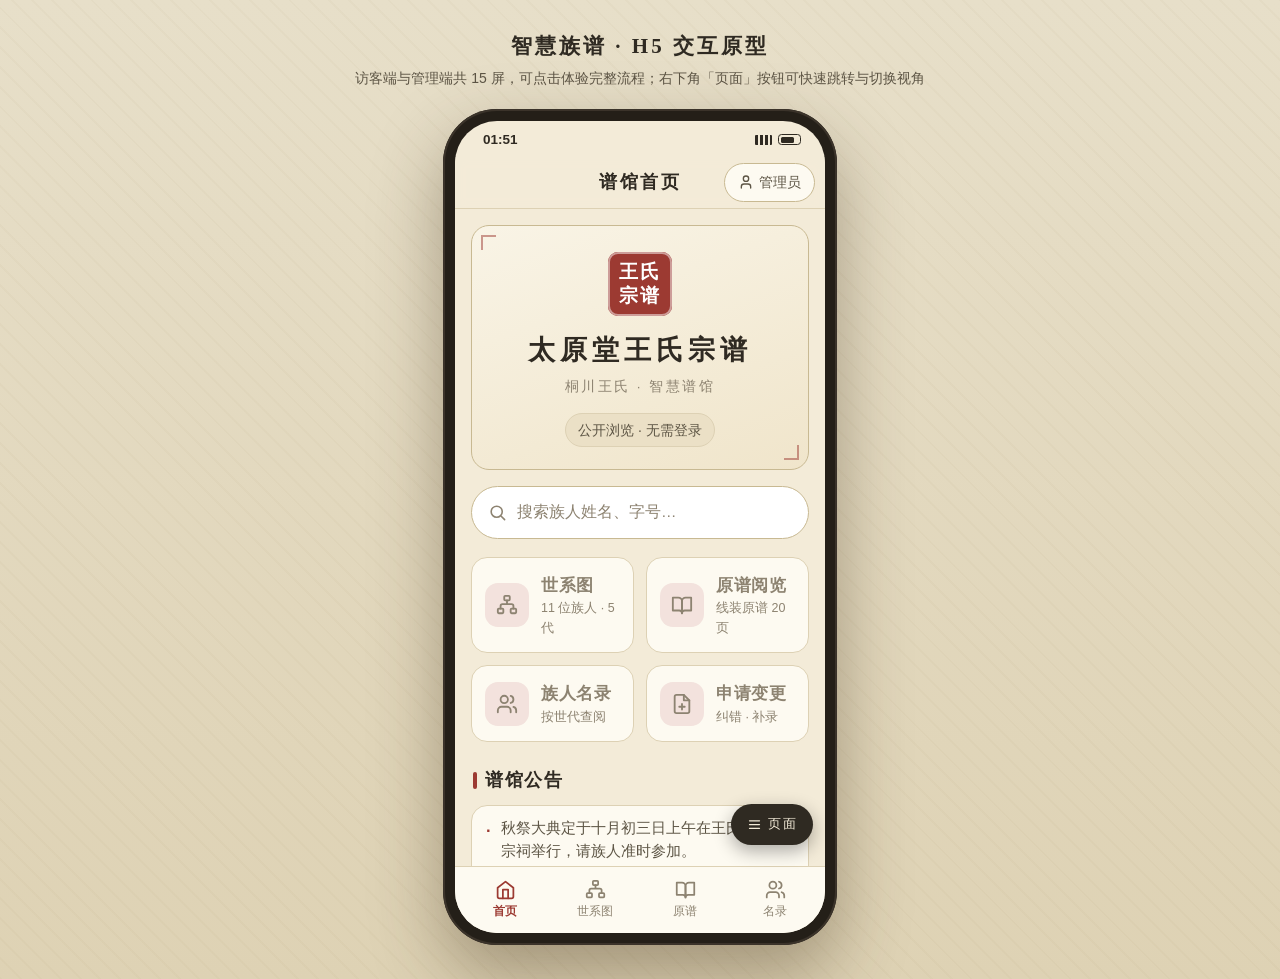
<file: prototype/index.html>
<!DOCTYPE html>
<html lang="zh-CN">
<head>
<meta charset="UTF-8">
<meta name="viewport" content="width=device-width, initial-scale=1, viewport-fit=cover">
<title>智慧族谱 · H5 交互原型</title>
<link rel="icon" href="data:image/svg+xml,<svg xmlns='http://www.w3.org/2000/svg' viewBox='0 0 32 32'><rect width='32' height='32' rx='7' fill='%239c3a32'/><text x='16' y='23' font-size='17' text-anchor='middle' fill='white' font-family='serif'>谱</text></svg>">
<style>
/*GZ-BODY*/body{ margin:0; background:#e7dfc9; }
.g-hidden{ display:none !important; }
#gz-proto{
  --paper:#f3ebd8; --paper2:#ebe0c6; --card:#fdfaf1; --ink:#2f2a22; --ink2:#5d5545; --ink3:#8d8371;
  --line:#ddd1b4; --line2:#c8b992;
  --red:#9c3a32; --red2:#7d2e27; --redbg:#f3e2dd;
  --blue:#41597a; --bluebg:#e6ebf3;
  --green:#41694d; --greenbg:#e2ede5;
  --gold:#8a6a35; --goldbg:#f1e8d2;
  --fz-xs:12px; --fz-sm:14px; --fz:16.5px; --fz-md:18px; --fz-lg:21px; --fz-xl:25px;
  --serif:"Noto Serif SC","Source Han Serif SC","Songti SC","STSong","SimSun",serif;
  --sans:"PingFang SC","Hiragino Sans GB","Microsoft YaHei","Helvetica Neue",Arial,sans-serif;
  font-size:var(--fz);
}
#gz-proto.g-fs1{ --fz-xs:13px; --fz-sm:15.5px; --fz:19px; --fz-md:20.5px; --fz-lg:23px; --fz-xl:28px; }
#gz-proto.g-fs2{ --fz-xs:14px; --fz-sm:17.5px; --fz:22px; --fz-md:23.5px; --fz-lg:26px; --fz-xl:31px; }
#gz-proto, #gz-proto *, #gz-proto *::before, #gz-proto *::after{ box-sizing:border-box; margin:0; padding:0; }
#gz-proto button{ font:inherit; color:inherit; background:none; border:0; }
#gz-proto img{ display:block; }
#gz-proto{
  min-height:100vh; padding:28px 16px 34px; color:var(--ink); line-height:1.6;
  font-family:var(--sans); -webkit-tap-highlight-color:transparent;
  background:
    repeating-linear-gradient(45deg, rgba(140,115,60,.035) 0 2px, transparent 2px 14px),
    linear-gradient(180deg,#e7dfc9,#ded2b4);
}
#gz-proto .g-desk{ max-width:880px; margin:0 auto; }
#gz-proto .g-caption{ text-align:center; color:var(--ink2); margin-bottom:18px; font-size:14px; line-height:1.8; }
#gz-proto .g-caption b{ display:block; font-family:var(--serif); font-size:21px; color:var(--ink); letter-spacing:3px; }
#gz-proto .g-phone{ width:394px; margin:0 auto; background:#241f18; border-radius:54px; padding:12px;
  box-shadow:0 30px 70px rgba(60,45,20,.38), inset 0 0 0 2px #3b332a; position:relative; }
#gz-proto .g-screen{ background:var(--paper); border-radius:42px; overflow:hidden; height:812px; display:flex; flex-direction:column; position:relative; }
#gz-proto .g-status{ height:36px; flex:none; display:flex; align-items:center; justify-content:space-between; padding:2px 24px 0 28px; font-size:13.5px; font-weight:600; }
#gz-proto .g-sicons{ display:flex; gap:6px; align-items:center; }
#gz-proto .g-si1{ width:17px; height:10px; background:repeating-linear-gradient(90deg,var(--ink) 0 3px,transparent 3px 5px); border-radius:1px; }
#gz-proto .g-si2{ width:23px; height:11px; border:1.5px solid var(--ink); border-radius:3.5px; position:relative; }
#gz-proto .g-si2::after{ content:''; position:absolute; top:1.5px; left:1.5px; bottom:1.5px; width:13px; background:var(--ink); border-radius:1.5px; }
#gz-proto .g-head{ flex:none; display:flex; align-items:center; gap:2px; min-height:52px; padding:0 10px; position:relative; z-index:20;
  background:rgba(243,235,216,.92); -webkit-backdrop-filter:blur(6px); backdrop-filter:blur(6px); border-bottom:1px solid var(--line); }
#gz-proto .g-hback{ display:flex; align-items:center; gap:1px; font-size:15px; color:var(--ink2); padding:9px 8px 9px 4px; border-radius:10px; min-width:66px; cursor:pointer; }
#gz-proto .g-hback:active{ background:var(--paper2); }
#gz-proto .g-htitle{ position:absolute; left:50%; transform:translateX(-50%); font-family:var(--serif); font-size:18px; font-weight:700; letter-spacing:2.5px; max-width:54%; white-space:nowrap; overflow:hidden; text-overflow:ellipsis; }
#gz-proto .g-hright{ margin-left:auto; min-width:66px; display:flex; justify-content:flex-end; gap:6px; }
#gz-proto .g-hrbtn{ display:flex; align-items:center; gap:5px; font-size:14px; color:var(--ink2); border:1px solid var(--line2); background:var(--card); border-radius:999px; padding:7px 13px; cursor:pointer; }
#gz-proto .g-hrbtn:active{ background:var(--paper2); }
#gz-proto .g-body{ flex:1; overflow-y:auto; overscroll-behavior:contain; position:relative; scrollbar-width:none; }
#gz-proto .g-body::-webkit-scrollbar{ display:none; }
#gz-proto .g-pad{ padding:16px 16px 26px; }
#gz-proto .g-pad-s{ padding:14px; }
#gz-proto .g-tabs{ flex:none; display:flex; background:var(--card); border-top:1px solid var(--line); padding:6px 6px 10px; gap:2px; }
#gz-proto .g-tab{ flex:1; display:flex; flex-direction:column; align-items:center; gap:2px; font-size:11.5px; color:var(--ink3); padding:6px 0 3px; border-radius:12px; position:relative; cursor:pointer; }
#gz-proto .g-tab.g-on{ color:var(--red); font-weight:600; }
#gz-proto .g-badge{ position:absolute; top:2px; right:calc(50% - 22px); min-width:16px; height:16px; border-radius:8px; background:var(--red); color:#fff; font-size:10.5px; line-height:16px; padding:0 4px; font-weight:600; font-style:normal; }
#gz-proto .g-hidden{ display:none !important; }

#gz-proto /* ---- 通用组件 ---- */
.g-btn{ display:flex; align-items:center; justify-content:center; gap:8px; width:100%; min-height:50px; border-radius:14px;
  background:var(--red); color:#fff; font-size:17px; font-weight:600; letter-spacing:1.5px; padding:10px 16px; cursor:pointer;
  transition:transform .08s, filter .15s; }
#gz-proto .g-btn:active{ transform:scale(.97); filter:brightness(1.08); }
#gz-proto .g-btn.g-line{ background:var(--card); color:var(--ink); border:1.5px solid var(--line2); font-weight:500; }
#gz-proto .g-btn.g-green{ background:var(--green); }
#gz-proto .g-btn.g-ghost{ background:transparent; color:var(--ink2); border:1.5px solid var(--line2); font-weight:500; }
#gz-proto .g-btn.g-danger-line{ background:var(--card); color:#a8402f; border:1.5px solid #cf9184; font-weight:500; }
#gz-proto .g-card{ background:var(--card); border:1px solid var(--line); border-radius:16px; box-shadow:0 1px 0 rgba(120,100,60,.06); }
#gz-proto .g-sec{ margin:24px 2px 10px; display:flex; align-items:center; gap:8px; font-family:var(--serif); font-size:var(--fz-md); font-weight:700; letter-spacing:1.5px; }
#gz-proto .g-sec::before{ content:''; width:4px; height:17px; border-radius:2px; background:var(--red); flex:none; }
#gz-proto .g-sec .g-secx{ margin-left:auto; font-family:var(--sans); font-size:var(--fz-xs); color:var(--ink3); font-weight:400; letter-spacing:0; }
#gz-proto .g-intro{ font-size:var(--fz-sm); color:var(--ink3); line-height:1.7; margin-bottom:16px; }
#gz-proto .g-hint{ font-size:13.5px; color:var(--ink3); margin-top:8px; line-height:1.6; }
#gz-proto .g-footnote{ text-align:center; font-size:12px; color:var(--ink3); margin-top:24px; line-height:1.7; }
#gz-proto .g-empty{ text-align:center; color:var(--ink3); padding:34px 0; font-size:15px; }
#gz-proto .g-chip{ display:inline-flex; align-items:center; gap:4px; background:var(--paper2); border:1px solid var(--line); color:var(--ink2);
  border-radius:999px; padding:5px 12px; font-size:var(--fz-sm); cursor:pointer; }
#gz-proto .g-chip.g-chipred{ background:var(--redbg); border-color:#dcb5aa; color:var(--red2); }
#gz-proto .g-minichip{ display:inline-flex; font-size:12px; padding:3px 9px; border-radius:999px; background:var(--paper2); color:var(--ink2); border:1px solid var(--line); }
#gz-proto .g-minichip.g-pend{ background:var(--goldbg); color:var(--gold); border-color:#d9c48f; }
#gz-proto .g-minichip.g-okchip{ background:var(--greenbg); color:var(--green); border-color:#b9d2c0; }
#gz-proto .g-minichip.g-nochip{ background:#f2e0dc; color:#a8402f; border-color:#dcb5aa; }

#gz-proto .g-field{ margin-bottom:14px; }
#gz-proto .g-flabel{ display:block; font-size:var(--fz-sm); color:var(--ink2); margin-bottom:6px; font-weight:500; }
#gz-proto .g-flabel em{ color:#a8402f; font-style:normal; }
#gz-proto .g-input,#gz-proto .g-select,#gz-proto .g-textarea{ width:100%; background:#fff; border:1.5px solid var(--line2); border-radius:12px; min-height:48px;
  padding:11px 14px; font-size:16.5px; font-family:inherit; color:var(--ink); -webkit-appearance:none; appearance:none; }
#gz-proto .g-textarea{ min-height:112px; line-height:1.6; resize:none; }
#gz-proto .g-select{ background-image:url("data:image/svg+xml,%3Csvg xmlns='http://www.w3.org/2000/svg' width='16' height='16' viewBox='0 0 24 24' fill='none' stroke='%238d8371' stroke-width='2.4' stroke-linecap='round' stroke-linejoin='round'%3E%3Cpath d='m6 9 6 6 6-6'/%3E%3C/svg%3E");
  background-repeat:no-repeat; background-position:right 13px center; padding-right:38px; }
#gz-proto .g-input:focus,#gz-proto .g-select:focus,#gz-proto .g-textarea:focus{ outline:none; border-color:var(--red); box-shadow:0 0 0 3px rgba(156,58,50,.13); }
#gz-proto .g-input::placeholder,#gz-proto .g-textarea::placeholder{ color:#b5ac99; }
#gz-proto .g-err{ color:#a8402f; font-size:13.5px; margin-top:5px; display:none; }
#gz-proto .g-field.g-invalid .g-input,#gz-proto .g-field.g-invalid .g-textarea{ border-color:#c04a35; }
#gz-proto .g-field.g-invalid .g-err{ display:block; }
#gz-proto .g-2col{ display:grid; grid-template-columns:1fr 1fr; gap:12px; }

#gz-proto .g-steps{ display:flex; align-items:center; gap:6px; margin:2px 0 14px; }
#gz-proto .g-dot{ width:26px; height:6px; border-radius:3px; background:var(--line2); }
#gz-proto .g-dot.g-on{ background:var(--red); }
#gz-proto .g-steplabel{ margin-left:6px; font-size:13px; color:var(--ink3); }
#gz-proto .g-steptitle{ font-family:var(--serif); font-size:var(--fz-lg); font-weight:700; margin-bottom:12px; letter-spacing:2px; }

#gz-proto .g-rcards{ display:grid; grid-template-columns:repeat(3,1fr); gap:10px; }
#gz-proto .g-rcard{ display:flex; flex-direction:column; align-items:center; gap:3px; background:#fff; border:1.5px solid var(--line2);
  border-radius:14px; padding:13px 6px; text-align:center; cursor:pointer; }
#gz-proto .g-rcard input{ position:absolute; opacity:0; pointer-events:none; }
#gz-proto .g-rcard .g-rcname{ font-weight:600; font-size:15.5px; }
#gz-proto .g-rcard .g-rcsub{ font-size:12px; color:var(--ink3); line-height:1.4; }
#gz-proto .g-rcard.g-on{ border-color:var(--red); background:var(--redbg); box-shadow:0 0 0 1px var(--red); }
#gz-proto .g-check{ display:flex; align-items:center; gap:11px; padding:11px 13px; background:#fff; border:1.5px solid var(--line2);
  border-radius:12px; margin-bottom:8px; cursor:pointer; }
#gz-proto .g-check input{ width:21px; height:21px; accent-color:var(--red); flex:none; }
#gz-proto .g-check b{ font-family:var(--serif); font-size:16.5px; }
#gz-proto .g-check span{ display:block; font-size:12.5px; color:var(--ink3); }
#gz-proto .g-check.g-on{ border-color:var(--red); background:var(--redbg); }

#gz-proto .g-stats{ display:grid; grid-template-columns:repeat(3,1fr); gap:10px; }
#gz-proto .g-stat{ background:var(--card); border:1px solid var(--line); border-radius:14px; text-align:center; padding:13px 4px 11px; }
#gz-proto .g-stat b{ display:block; font-size:22px; font-family:var(--serif); color:var(--red2); line-height:1.3; }
#gz-proto .g-stat span{ font-size:12px; color:var(--ink3); }

#gz-proto .g-row{ display:flex; align-items:center; gap:12px; padding:13px 14px; background:var(--card); border:1px solid var(--line);
  border-radius:14px; margin-bottom:10px; cursor:pointer; }
#gz-proto .g-row:active{ background:var(--redbg); }
#gz-proto .g-avatar{ width:46px; height:46px; border-radius:50%; background:var(--redbg); color:var(--red2); font-family:var(--serif);
  font-size:18px; font-weight:600; display:grid; place-items:center; flex:none; border:1px solid #dcb5aa; }
#gz-proto .g-avatar.g-avatar-lg{ width:60px; height:60px; font-size:23px; }
#gz-proto .g-avsq{ border-radius:13px; }
#gz-proto .g-av-blue{ background:var(--bluebg); color:var(--blue); border-color:#b9c6da; }
#gz-proto .g-av-green{ background:var(--greenbg); color:var(--green); border-color:#b9d2c0; }
#gz-proto .g-av-gold{ background:var(--goldbg); color:var(--gold); border-color:#d9c48f; }
#gz-proto .g-rowmain{ flex:1; min-width:0; }
#gz-proto .g-rowmain b{ font-size:17px; font-family:var(--serif); }
#gz-proto .g-rowmain .g-sub{ font-size:13px; color:var(--ink3); margin-top:2px; overflow:hidden; text-overflow:ellipsis; white-space:nowrap; }
#gz-proto .g-rowr{ color:var(--ink3); flex:none; display:flex; align-items:center; gap:7px; font-size:13px; }
#gz-proto .g-chev{ display:flex; color:var(--ink3); }
#gz-proto .g-listtop{ display:flex; gap:10px; margin-bottom:14px; align-items:center; }
#gz-proto .g-listtop .g-searchinput{ flex:1; }

#gz-proto .g-searchbar{ display:flex; align-items:center; gap:10px; padding:13px 16px; background:#fff; border:1.5px solid var(--line2);
  border-radius:999px; color:var(--ink3); font-size:15.5px; margin:16px 0 18px; cursor:pointer; }
#gz-proto .g-searchinput{ display:flex; align-items:center; gap:9px; padding:11px 15px; background:#fff; border:1.5px solid var(--line2);
  border-radius:999px; color:var(--ink3); }
#gz-proto .g-searchinput input{ border:0; outline:none; background:none; font:inherit; font-size:15.5px; color:var(--ink); width:100%; }

#gz-proto /* ---- 首页 ---- */
.g-hero{ position:relative; text-align:center; padding:26px 18px 22px; border:1.5px solid var(--line2); border-radius:18px;
  background:linear-gradient(160deg,#f9f4e6,#f0e5cb); overflow:hidden; }
#gz-proto .g-hero::before,#gz-proto .g-hero::after{ content:''; position:absolute; width:15px; height:15px; border:2px solid var(--red); opacity:.5; }
#gz-proto .g-hero::before{ top:9px; left:9px; border-right:0; border-bottom:0; }
#gz-proto .g-hero::after{ bottom:9px; right:9px; border-left:0; border-top:0; }
#gz-proto .g-hero h1{ font-family:var(--serif); font-size:27px; letter-spacing:5px; margin:13px 0 4px; color:var(--ink); }
#gz-proto .g-herosub{ font-size:13.5px; color:var(--ink3); letter-spacing:2.5px; }
#gz-proto .g-herorow{ display:flex; justify-content:center; gap:8px; margin-top:15px; flex-wrap:wrap; }
#gz-proto .g-seal{ background:var(--red); color:#fff; font-family:var(--serif); border-radius:10px; display:grid; place-items:center;
  box-shadow:inset 0 0 0 2px rgba(255,255,255,.5), inset 0 0 0 4.5px var(--red); line-height:1.25; text-align:center;
  letter-spacing:2px; font-weight:600; margin:0 auto; }
#gz-proto .g-seal-sm{ width:46px; height:46px; font-size:14px; flex:none; }
#gz-proto .g-egrid{ display:grid; grid-template-columns:1fr 1fr; gap:12px; }
#gz-proto .g-entry{ display:flex; align-items:center; gap:12px; padding:14px 13px; background:var(--card); border:1px solid var(--line);
  border-radius:16px; cursor:pointer; text-align:left; }
#gz-proto .g-entry:active{ background:var(--redbg); }
#gz-proto .g-eicon{ width:44px; height:44px; border-radius:13px; background:var(--redbg); color:var(--red); display:grid; place-items:center; flex:none; }
#gz-proto .g-entry b{ display:block; font-size:16.5px; letter-spacing:.5px; }
#gz-proto .g-entry span{ font-size:12.5px; color:var(--ink3); }
#gz-proto .g-nrow{ display:flex; gap:10px; padding:11px 14px; border-top:1px solid var(--line); align-items:flex-start; }
#gz-proto .g-nrow:first-child{ border-top:0; }
#gz-proto .g-ndot{ color:var(--red); font-weight:700; flex:none; }
#gz-proto .g-nrow p{ flex:1; font-size:14.5px; line-height:1.6; color:var(--ink2); }
#gz-proto .g-ndate{ flex:none; font-size:12px; color:var(--ink3); padding-top:3px; }

#gz-proto /* ---- 族人详情 ---- */
.g-mcard{ padding:16px; }
#gz-proto .g-mctop{ display:flex; gap:14px; align-items:center; }
#gz-proto .g-mcinfo h2{ font-family:var(--serif); font-size:25px; letter-spacing:3px; }
#gz-proto .g-mchips{ display:flex; gap:6px; margin-top:9px; flex-wrap:wrap; }
#gz-proto .g-kvs{ display:grid; grid-template-columns:1fr 1fr; gap:12px 14px; margin-top:16px; }
#gz-proto .g-kv span{ display:block; font-size:12.5px; color:var(--ink3); margin-bottom:1px; }
#gz-proto .g-kv b{ font-size:15px; font-weight:500; }
#gz-proto .g-relcard{ overflow:hidden; }
#gz-proto .g-relrow{ display:flex; gap:12px; padding:13px 14px; border-top:1px solid var(--line); align-items:flex-start; }
#gz-proto .g-relrow:first-child{ border-top:0; }
#gz-proto .g-relk{ flex:none; font-size:14px; color:var(--ink3); padding-top:5px; min-width:34px; }
#gz-proto .g-relv{ display:flex; flex-wrap:wrap; gap:8px; align-items:center; }
#gz-proto .g-relv b{ font-size:16px; font-family:var(--serif); }
#gz-proto .g-bio{ padding:14px 16px; font-size:15.5px; line-height:1.85; color:var(--ink2); text-align:justify; }
#gz-proto .g-thumbs{ display:flex; gap:11px; overflow-x:auto; padding:3px 2px 8px; scrollbar-width:none; }
#gz-proto .g-thumbs::-webkit-scrollbar{ display:none; }
#gz-proto .g-thumb{ flex:none; width:74px; cursor:pointer; text-align:center; }
#gz-proto .g-thumbpaper{ width:74px; height:100px; background:linear-gradient(150deg,#f8f1df,#eee2c5); border:1px solid var(--line2);
  border-radius:6px; position:relative; overflow:hidden; box-shadow:0 2px 6px rgba(90,70,30,.13);
  background-image:repeating-linear-gradient(90deg,transparent 0 11px, rgba(90,80,60,.22) 11px 12px); background-position:8px 0; }
#gz-proto .g-thl{ position:absolute; left:9px; top:10px; bottom:10px; width:2.5px; background:var(--red); opacity:.8; border-radius:1px; }
#gz-proto .g-thside{ position:absolute; right:5px; top:7px; bottom:7px; width:3px;
  background-image:radial-gradient(circle,#a8442e 1px,transparent 1.4px); background-size:3px 7px; }
#gz-proto .g-thumb span{ display:block; font-size:11.5px; color:var(--ink2); margin-top:5px; line-height:1.35; }
#gz-proto .g-thumb:active .g-thumbpaper{ border-color:var(--red); }
#gz-proto .g-src{ font-size:12px; color:var(--ink3); margin-top:12px; line-height:1.7; }
#gz-proto .g-stickyfoot{ position:sticky; bottom:0; padding:14px 0 4px; margin-top:18px;
  background:linear-gradient(transparent,var(--paper) 32%); }
#gz-proto .g-tcard{ display:flex; align-items:center; gap:10px; padding:12px 14px; }
#gz-proto .g-tcard b{ font-family:var(--serif); font-size:18px; }

#gz-proto /* ---- 原谱目录 / 管理 ---- */
.g-vol{ padding:14px; margin-bottom:12px; cursor:pointer; }
#gz-proto .g-vol:active{ background:var(--redbg); }
#gz-proto .g-voltop{ display:flex; gap:12px; align-items:center; }
#gz-proto .g-volinfo{ flex:1; min-width:0; }
#gz-proto .g-volinfo b{ font-family:var(--serif); font-size:17.5px; letter-spacing:1px; }
#gz-proto .g-volinfo span{ display:block; font-size:13px; color:var(--ink3); margin-top:2px; }
#gz-proto .g-dots{ display:flex; gap:5px; margin-top:13px; }
#gz-proto .g-dots i{ flex:1; height:7px; border-radius:4px; background:var(--line2); }
#gz-proto .g-dots i.g-on{ background:var(--green); }
#gz-proto .g-pgrid{ display:grid; grid-template-columns:repeat(4,1fr); gap:9px; }
#gz-proto .g-pcell{ aspect-ratio:1; border-radius:12px; border:1.5px solid var(--line2); background:#fff; display:flex; flex-direction:column;
  align-items:center; justify-content:center; gap:1px; cursor:pointer; }
#gz-proto .g-pcell b{ font-family:var(--serif); font-size:17px; }
#gz-proto .g-pcell span{ font-size:11px; color:var(--ink3); }
#gz-proto .g-pcell.g-on{ border-color:#9dbfa7; background:var(--greenbg); }
#gz-proto .g-pcell.g-on b{ color:var(--green); }
#gz-proto .g-pcell:active{ border-color:var(--red); }

#gz-proto /* ---- 翻书阅览 ---- */
.g-reader{ padding:10px 14px 24px; }
#gz-proto .g-bookwrap{ display:flex; justify-content:center; }
#gz-proto .g-book{ position:relative; width:320px; height:446px; perspective:1500px; cursor:pointer; touch-action:pan-y; }
#gz-proto .g-pageabs{ position:absolute; inset:0; border-radius:4px 10px 10px 4px; }
#gz-proto .g-flip{ position:absolute; inset:0; z-index:9; transform-origin:left center; will-change:transform,opacity; pointer-events:none; }
#gz-proto .g-simpage{ position:absolute; inset:0; background:linear-gradient(155deg,#f7efdc,#ecdfc0); border-radius:4px 10px 10px 4px;
  box-shadow:inset 0 0 26px rgba(120,95,45,.15), inset -16px 0 20px -16px rgba(80,60,20,.4);
  border:1px solid #d8c8a2; overflow:hidden; }
#gz-proto .g-simframe{ position:absolute; inset:11px 15px 11px 18px; border:2px solid #6e6049; outline:1px solid #6e6049; outline-offset:2.5px; pointer-events:none; opacity:.75; }
#gz-proto .g-stitch{ position:absolute; right:16px; top:22px; bottom:22px; width:4px;
  background-image:radial-gradient(circle at 2px 4px,#a8442e 1.5px,transparent 2.1px); background-size:4px 13px; opacity:.85; }
#gz-proto .g-simbody{ position:absolute; inset:26px 34px 42px 28px; writing-mode:vertical-rl; font-family:var(--serif);
  font-size:14px; line-height:1.95; letter-spacing:2px; color:#4a4234; overflow:hidden; }
#gz-proto .g-ptitle{ font-size:19px; font-weight:700; letter-spacing:7px; margin-block-end:12px; color:#33291b; }
#gz-proto .g-simbody > div{ margin-block-end:10px; }
#gz-proto .g-lk{ color:var(--red2); font-weight:600; background:linear-gradient(transparent 60%,rgba(156,58,50,.2) 0);
  padding:0; cursor:pointer; font:inherit; letter-spacing:inherit; }
#gz-proto .g-simfoot{ position:absolute; bottom:12px; left:0; right:0; text-align:center; font-size:10.5px; color:#8a7c5e;
  font-family:var(--serif); letter-spacing:3px; }
#gz-proto .g-pageind{ text-align:center; font-size:13.5px; color:var(--ink3); margin-top:12px; }
#gz-proto .g-linkrow{ display:flex; flex-wrap:wrap; gap:8px; align-items:center; margin-top:13px; padding:0 2px; }
#gz-proto .g-linklab{ font-size:13px; color:var(--ink3); }
#gz-proto .g-linkrow.g-none{ color:var(--ink3); font-size:13.5px; }
#gz-proto .g-linkgo{ color:var(--red2); font-weight:600; text-decoration:underline; cursor:pointer; font-size:13.5px; padding:0; }
#gz-proto .g-pager{ display:flex; gap:10px; margin-top:14px; }
#gz-proto .g-pager .g-btn{ flex:1; }
#gz-proto .g-fliphint{ text-align:center; font-size:12px; color:var(--ink3); margin-top:10px; }

#gz-proto /* ---- 目录抽屉 ---- */
#gz-toc{ position:absolute; inset:0; z-index:340; display:none; }
#gz-proto #gz-toc.g-show{ display:block; }
#gz-proto .g-tocbg{ position:absolute; inset:0; background:rgba(35,29,20,.5); animation:gfade .2s; }
#gz-proto .g-tocp{ position:absolute; top:0; right:0; bottom:0; width:80%; background:var(--card); border-left:1px solid var(--line);
  padding:16px 14px 20px; overflow-y:auto; animation:gin .25s; }
@keyframes gin{ from{ transform:translateX(50px); opacity:.4; } }
@keyframes gfade{ from{ opacity:0; } }
#gz-proto .g-tocv{ font-family:var(--serif); font-weight:700; margin:14px 2px 8px; font-size:16px; letter-spacing:1px; }
#gz-proto .g-tocp-item{ display:flex; align-items:center; gap:9px; padding:10px 9px; border-radius:10px; cursor:pointer; font-size:14.5px; }
#gz-proto .g-tocp-item:active{ background:var(--redbg); }
#gz-proto .g-tocp-item.g-cur{ background:var(--redbg); }
#gz-proto .g-tdot{ width:8px; height:8px; border-radius:50%; background:var(--line2); flex:none; }
#gz-proto .g-tdot.g-on{ background:var(--green); }
#gz-proto .g-tdot.g-cur{ outline:2px solid rgba(156,58,50,.45); outline-offset:1.5px; }
#gz-proto .g-toct{ flex:1; }
#gz-proto .g-tocn{ font-size:12px; color:var(--ink3); }

#gz-proto /* ---- 世系图 ---- */
.g-treezoom{ display:flex; align-items:center; gap:8px; padding:0 2px 12px; }
#gz-proto .g-zbtn{ width:42px; height:42px; border-radius:12px; background:var(--card); border:1px solid var(--line2);
  display:grid; place-items:center; color:var(--ink2); font-size:20px; cursor:pointer; }
#gz-proto .g-zbtn:active{ background:var(--paper2); }
#gz-proto .g-treewrap{ overflow:auto; padding:4px 2px 10px; }
#gz-proto .g-tree{ transform-origin:top center; transition:transform .2s; display:inline-block; min-width:100%; }
#gz-proto .g-tree ul{ display:flex; justify-content:center; padding-top:18px; position:relative; list-style:none; }
#gz-proto .g-tree > ul{ padding-top:0; }
#gz-proto .g-tree ul ul::before{ content:''; position:absolute; top:0; left:50%; width:0; height:18px; border-left:2px solid var(--line2); }
#gz-proto .g-tree li{ display:flex; flex-direction:column; align-items:center; position:relative; padding:18px 4px 0; }
#gz-proto .g-tree > ul > li{ padding-top:0; }
#gz-proto .g-tree > ul > li::before,#gz-proto .g-tree > ul > li::after{ display:none; }
#gz-proto .g-tree li::before,#gz-proto .g-tree li::after{ content:''; position:absolute; top:0; right:50%; width:50%; height:18px; border-top:2px solid var(--line2); }
#gz-proto .g-tree li::after{ right:auto; left:50%; border-left:2px solid var(--line2); }
#gz-proto .g-tree li:only-child::before,#gz-proto .g-tree li:only-child::after{ display:none; }
#gz-proto .g-tree li:first-child::before,#gz-proto .g-tree li:last-child::after{ border:0 none; }
#gz-proto .g-tree li:last-child::before{ border-right:2px solid var(--line2); border-radius:0 3px 0 0; }
#gz-proto .g-tree li:first-child::after{ border-radius:3px 0 0 0; }
#gz-proto .g-tnode{ width:98px; background:var(--card); border:1.5px solid var(--line2); border-radius:14px; padding:9px 6px 8px;
  text-align:center; cursor:pointer; box-shadow:0 2px 6px rgba(90,70,30,.09); }
#gz-proto .g-tnode:active{ border-color:var(--red); background:var(--redbg); }
#gz-proto .g-tnode b{ display:block; font-family:var(--serif); font-size:17px; letter-spacing:1px; }
#gz-proto .g-tsub{ display:block; font-size:11.5px; color:var(--ink3); margin-top:1px; }
#gz-proto .g-tsp{ display:block; font-size:11px; color:var(--gold); margin-top:3px; }
#gz-proto .g-tbadge{ display:block; width:fit-content; margin:0 auto 4px; font-size:10.5px; color:#fff; background:var(--gold);
  border-radius:999px; padding:1px 8px; letter-spacing:1px; }

#gz-proto /* ---- 拍照录入 ---- */
.g-camera{ border:2px dashed var(--line2); border-radius:18px; background:#fff; min-height:236px; display:flex;
  flex-direction:column; align-items:center; justify-content:center; gap:10px; cursor:pointer; overflow:hidden;
  position:relative; color:var(--ink3); text-align:center; padding:16px; }
#gz-proto .g-camera b{ font-size:17px; color:var(--ink2); }
#gz-proto .g-camera > span{ font-size:13.5px; }
#gz-proto .g-camera img{ position:absolute; inset:0; width:100%; height:100%; object-fit:cover; }
#gz-proto .g-tips{ display:flex; gap:9px; background:var(--goldbg); border:1px solid #d9c48f; color:#6d5526; border-radius:12px;
  padding:11px 13px; font-size:13.5px; line-height:1.6; align-items:flex-start; margin-top:14px; }
#gz-proto .g-tips svg{ flex:none; margin-top:2px; }
#gz-proto .g-ocr{ display:flex; align-items:flex-start; gap:8px; background:var(--bluebg); border:1px solid #b9c6da; color:var(--blue);
  border-radius:12px; padding:10px 13px; font-size:14px; margin-bottom:14px; line-height:1.55; }
#gz-proto .g-ocr svg{ flex:none; margin-top:2px; }
#gz-proto .g-stepper{ display:flex; align-items:center; gap:12px; background:var(--card); border:1px solid var(--line); border-radius:14px; padding:10px 12px; }
#gz-proto .g-stp{ width:46px; height:46px; border-radius:12px; background:var(--paper2); border:1px solid var(--line2);
  font-size:23px; color:var(--ink2); cursor:pointer; flex:none; }
#gz-proto .g-stp:active{ background:var(--redbg); }
#gz-proto .g-stpv{ flex:1; text-align:center; }
#gz-proto .g-stpv b{ font-size:24px; font-family:var(--serif); }
#gz-proto .g-stpv span{ display:block; font-size:12.5px; color:var(--ink3); }
#gz-proto .g-evgrid{ display:grid; grid-template-columns:1fr 1fr; gap:10px; }
#gz-proto .g-evslot{ aspect-ratio:1; border:2px dashed var(--line2); border-radius:14px; display:flex; flex-direction:column;
  align-items:center; justify-content:center; gap:6px; color:var(--ink3); cursor:pointer; background:#fff; font-size:13px;
  overflow:hidden; position:relative; }
#gz-proto .g-evslot img{ position:absolute; inset:0; width:100%; height:100%; object-fit:cover; }
#gz-proto .g-evslot.g-static{ border-style:solid; cursor:default; }
#gz-proto .g-sumbox .g-sumrow{ display:flex; gap:12px; padding:9px 2px; border-top:1px solid var(--line); font-size:15px; }
#gz-proto .g-sumbox .g-sumrow:first-child{ border-top:0; }
#gz-proto .g-sumrow span{ flex:none; color:var(--ink3); font-size:14px; padding-top:1px; }
#gz-proto .g-sumrow b{ font-weight:500; }

#gz-proto /* ---- 登录 / 工作台 ---- */
.g-login{ max-width:330px; margin:0 auto; }
#gz-proto .g-lgt{ text-align:center; font-family:var(--serif); font-size:20px; letter-spacing:2px; margin-top:6px; }
#gz-proto .g-lgs{ text-align:center; font-size:13px; color:var(--ink3); margin:7px 0 20px; line-height:1.6; }
#gz-proto .g-greet b{ display:block; font-family:var(--serif); font-size:21px; letter-spacing:1px; }
#gz-proto .g-greet span{ display:block; font-size:13px; color:var(--ink3); margin-top:3px; }
#gz-proto .g-alert{ display:flex; gap:10px; align-items:center; background:var(--redbg); border:1px solid #dcb5aa; color:var(--red2);
  border-radius:14px; padding:13px 15px; cursor:pointer; font-size:15.5px; margin-top:16px; }
#gz-proto .g-alert b{ flex:1; font-weight:600; }
#gz-proto .g-alert.g-okalert{ background:var(--greenbg); border-color:#b9d2c0; color:var(--green); cursor:default; }
#gz-proto .g-fsrow{ display:flex; align-items:center; justify-content:space-between; gap:12px; }
#gz-proto .g-fsrow b{ display:block; font-size:16px; }
#gz-proto .g-fsrow > div:first-child span{ display:block; font-size:12.5px; color:var(--ink3); margin-top:1px; }
#gz-proto .g-seg{ display:flex; background:var(--paper2); border-radius:11px; padding:3px; gap:2px; flex:none; }
#gz-proto .g-seg-i{ padding:8px 13px; border-radius:9px; font-size:14px; color:var(--ink2); cursor:pointer; white-space:nowrap; }
#gz-proto .g-seg-i.g-on{ background:var(--card); color:var(--red2); font-weight:600; box-shadow:0 1px 4px rgba(80,60,20,.16); }

#gz-proto /* ---- 审核 ---- */
.g-diffhead{ font-size:12.5px; color:var(--ink3); margin:6px 2px 8px; }
#gz-proto .g-diff{ border:1px solid var(--line); border-radius:14px; overflow:hidden; background:var(--card); }
#gz-proto .g-diffr{ display:grid; grid-template-columns:78px 1fr 1fr; }
#gz-proto .g-diffr > div{ padding:12px 11px; font-size:14.5px; line-height:1.55; border-top:1px solid var(--line); }
#gz-proto .g-diffr:first-child > div{ border-top:0; }
#gz-proto .g-dfk{ background:var(--paper2); color:var(--ink2); font-weight:600; font-size:13.5px !important; }
#gz-proto .g-dfold{ color:var(--ink3); background:#faf6ea; }
#gz-proto .g-dfnew{ color:var(--green); background:var(--greenbg); font-weight:500; }
#gz-proto .g-result{ padding:13px 15px; font-size:15px; border-radius:14px; }
#gz-proto .g-result-ok{ background:var(--greenbg); color:var(--green); border:1px solid #b9d2c0; }
#gz-proto .g-result-no{ background:#f2e0dc; color:#a8402f; border:1px solid #dcb5aa; }
#gz-proto .g-evcard{ display:flex; gap:10px; align-items:center; background:var(--card); border:1px solid var(--line);
  border-radius:14px; padding:12px 14px; font-size:14.5px; color:var(--ink2); }
#gz-proto .g-evcard svg{ color:var(--ink3); flex:none; }
#gz-proto .g-applicant{ display:flex; gap:11px; align-items:center; padding:12px 14px; }
#gz-proto .g-applicant b{ display:block; font-size:15px; }
#gz-proto .g-applicant span{ display:block; font-size:12.5px; color:var(--ink3); }

#gz-proto /* ---- 弹层 / 提醒 ---- */
#gz-toast{ position:absolute; top:62px; left:50%; transform:translateX(-50%) translateY(-10px);
  background:rgba(43,38,30,.93); color:#fff; padding:11px 19px; border-radius:12px; font-size:15px; z-index:400;
  opacity:0; pointer-events:none; transition:all .25s; max-width:84%; display:flex; gap:8px; align-items:center; }
#gz-proto #gz-toast.g-show{ opacity:1; transform:translateX(-50%) translateY(0); }
#gz-proto #gz-toast.g-warn{ background:rgba(125,46,39,.95); }
#gz-proto #gz-sheet,#gz-proto #gz-msheet{ position:absolute; inset:0; z-index:350; display:none; }
#gz-proto #gz-sheet.g-show{ display:block; }
#gz-proto .g-mbg{ position:absolute; inset:0; background:rgba(35,29,20,.52); animation:gfade .2s; }
#gz-proto .g-mpanel{ position:absolute; left:0; right:0; bottom:0; background:var(--card); border-radius:20px 20px 0 0;
  padding:18px 18px 22px; max-height:80%; overflow-y:auto; animation:gup .25s; }
@keyframes gup{ from{ transform:translateY(40px); opacity:.5; } }
#gz-proto .g-shtitle{ font-family:var(--serif); font-size:18.5px; font-weight:700; margin-bottom:10px; letter-spacing:1px;
  display:flex; align-items:center; justify-content:space-between; }
#gz-proto .g-shx{ color:var(--ink3); padding:6px; cursor:pointer; margin:-6px; }
#gz-proto .g-shbody{ font-size:15.5px; color:var(--ink2); line-height:1.7; }
#gz-proto .g-shbody .g-textarea{ margin-top:10px; }
#gz-proto .g-shacts{ display:flex; flex-direction:column; gap:10px; margin-top:18px; }
#gz-proto .g-shtext{ margin-bottom:6px; }

#gz-proto /* ---- 完成页 ---- */
.g-done{ text-align:center; padding:44px 22px 20px; }
#gz-proto .g-doneseal{ width:86px; height:86px; border-radius:50%; background:var(--green); color:#fff; display:grid; place-items:center;
  margin:0 auto 18px; box-shadow:0 10px 26px rgba(65,105,77,.35); animation:gpop .45s; }
@keyframes gpop{ from{ transform:scale(.5); opacity:0; } }
#gz-proto .g-done h2{ font-family:var(--serif); font-size:23px; margin-bottom:10px; letter-spacing:2px; }
#gz-proto .g-done p{ color:var(--ink2); font-size:15px; line-height:1.75; margin-bottom:22px; }

#gz-proto /* ---- 原型导航 ---- */
#gz-fab{ position:absolute; right:12px; bottom:88px; z-index:420; background:#2f2a22; color:#f3ebd8; border-radius:999px;
  padding:10px 16px; font-size:13px; letter-spacing:1.5px; box-shadow:0 6px 18px rgba(0,0,0,.32); cursor:pointer;
  display:flex; gap:6px; align-items:center; }
#gz-proto #gz-nav{ position:absolute; right:10px; bottom:134px; z-index:421; width:236px; max-height:68%; overflow-y:auto;
  background:#2f2a22; color:#efe6d0; border-radius:16px; padding:12px 12px 14px; display:none;
  box-shadow:0 14px 36px rgba(0,0,0,.38); font-size:13.5px; }
#gz-proto #gz-nav.g-show{ display:block; }
#gz-proto .g-nv-t{ color:#b7ab8e; font-size:11.5px; margin:10px 2px 4px; letter-spacing:2px; }
#gz-proto .g-nv-t:first-child{ margin-top:0; }
#gz-proto .g-nv-i{ display:block; width:100%; text-align:left; padding:8px 10px; border-radius:9px; color:#efe6d0; cursor:pointer; font-size:13.5px; }
#gz-proto .g-nv-i:active,#gz-proto .g-nv-i:hover{ background:rgba(255,255,255,.09); }
#gz-proto .g-nv-i.g-cur{ color:#ffb9a6; font-weight:600; }
#gz-proto .g-nv-row{ display:flex; gap:6px; margin-top:6px; }
#gz-proto .g-nv-btn{ flex:1; background:rgba(255,255,255,.1); border-radius:9px; padding:8px 0; text-align:center; cursor:pointer; color:#efe6d0; font-size:12.5px; }
#gz-proto .g-nv-btn:active{ background:rgba(255,255,255,.2); }

@media (max-width:520px){
  #gz-proto{ padding:0; background:var(--paper); }
  #gz-proto .g-desk{ max-width:none; }
  #gz-proto .g-caption{ display:none; }
  #gz-proto .g-phone{ width:100%; border-radius:0; padding:0; box-shadow:none; }
  #gz-proto .g-screen{ border-radius:0; height:100dvh; }
  #gz-proto #gz-fab{ bottom:calc(92px + env(safe-area-inset-bottom)); }
  #gz-proto #gz-nav{ bottom:calc(140px + env(safe-area-inset-bottom)); }
}
@media (prefers-reduced-motion: reduce){
  #gz-proto *, #gz-proto *::before, #gz-proto *::after{ animation:none !important; transition:none !important; }
}
</style>
</head>
<body>
<div id="gz-proto">
  <div class="g-desk">
    <div class="g-caption">
      <b>智慧族谱 · H5 交互原型</b>
      访客端与管理端共 15 屏，可点击体验完整流程；右下角「页面」按钮可快速跳转与切换视角
    </div>
    <div class="g-phone">
      <div class="g-screen" id="gz-app">
        <div class="g-status">
          <span id="gz-clock">9:41</span>
          <span class="g-sicons"><i class="g-si1"></i><i class="g-si2"></i></span>
        </div>
        <div class="g-head" id="gz-head"></div>
        <div class="g-body" id="gz-body"></div>
        <nav class="g-tabs" id="gz-tabs-v"></nav>
        <nav class="g-tabs g-hidden" id="gz-tabs-a"></nav>
        <div id="gz-toast" role="status" aria-live="polite"></div>
        <div id="gz-toc"></div>
        <div id="gz-sheet"></div>
        <button id="gz-fab" data-act="proto-toggle" aria-label="原型页面导航"></button>
        <div id="gz-nav"></div>
      </div>
    </div>
  </div>
</div>
<input type="file" id="gz-file" accept="image/*" class="g-hidden" aria-hidden="true">
<input type="file" id="gz-file2" accept="image/*" class="g-hidden" aria-hidden="true">

<script>
(function(){
'use strict';
/* ================= 工具 ================= */
var $=function(s){ return document.querySelector(s); };
var $$=function(s){ return Array.prototype.slice.call(document.querySelectorAll(s)); };
function esc(s){ return String(s==null?'':s).replace(/[&<>"']/g,function(c){ return {'&':'&amp;','<':'&lt;','>':'&gt;','"':'&quot;',"'":'&#39;'}[c]; }); }
var store={
  get:function(k,d){ try{ var v=localStorage.getItem(k); return v==null?d:JSON.parse(v); }catch(e){ return d; } },
  set:function(k,v){ try{ localStorage.setItem(k,JSON.stringify(v)); }catch(e){} },
  del:function(k){ try{ localStorage.removeItem(k); }catch(e){} }
};
var GEN=['一','二','三','四','五','六','七','八','九','十'];
function genLabel(g){ return '第'+(GEN[g-1]||g)+'世'; }
var CNUM=['零','一','二','三','四','五','六','七','八','九','十'];
function cnum(n){ if(n<=10) return CNUM[n]; if(n<20) return '十'+CNUM[n-10]; if(n===20) return '二十'; return String(n); }
function today(){ var d=new Date(); return d.getFullYear()+'-'+String(d.getMonth()+1).padStart(2,'0')+'-'+String(d.getDate()).padStart(2,'0'); }
var REDUCED=window.matchMedia&&window.matchMedia('(prefers-reduced-motion: reduce)').matches;

/* ================= 图标（内联 SVG，无外部依赖） ================= */
var P={
 back:'<path d="m15 18-6-6 6-6"/>',
 chev:'<path d="m9 18 6-6-6-6"/>',
 search:'<circle cx="11" cy="11" r="7"/><path d="m21 21-4.3-4.3"/>',
 home:'<path d="m3 10 9-7 9 7v10a2 2 0 0 1-2 2H5a2 2 0 0 1-2-2z"/><path d="M9 22V12h6v10"/>',
 tree:'<rect x="9" y="2" width="6" height="5" rx="1"/><rect x="2" y="16" width="6" height="5" rx="1"/><rect x="16" y="16" width="6" height="5" rx="1"/><path d="M12 7v4M5 16v-3a2 2 0 0 1 2-2h10a2 2 0 0 1 2 2v3"/>',
 book:'<path d="M2 4h6a4 4 0 0 1 4 4v13a3 3 0 0 0-3-3H2z"/><path d="M22 4h-6a4 4 0 0 0-4 4v13a3 3 0 0 1 3-3h7z"/>',
 users:'<path d="M16 21v-2a4 4 0 0 0-4-4H6a4 4 0 0 0-4 4v2"/><circle cx="9" cy="7" r="4"/><path d="M22 21v-2a4 4 0 0 0-3-3.87"/><path d="M16 3.13a4 4 0 0 1 0 7.75"/>',
 camera:'<path d="M14.5 4h-5L7 7H4a2 2 0 0 0-2 2v9a2 2 0 0 0 2 2h16a2 2 0 0 0 2-2V9a2 2 0 0 0-2-2h-3l-2.5-3z"/><circle cx="12" cy="13" r="3.5"/>',
 clip:'<rect x="8" y="2" width="8" height="4" rx="1"/><path d="M16 4h2a2 2 0 0 1 2 2v14a2 2 0 0 1-2 2H6a2 2 0 0 1-2-2V6a2 2 0 0 1 2-2h2"/><path d="m9 14 2 2 4-4"/>',
 check:'<path d="M20 6 9 17l-5-5"/>',
 x:'<path d="M18 6 6 18M6 6l12 12"/>',
 plus:'<path d="M12 5v14M5 12h14"/>',
 bell:'<path d="M6 8a6 6 0 0 1 12 0c0 7 3 9 3 9H3s3-2 3-9"/><path d="M10.3 21a1.94 1.94 0 0 0 3.4 0"/>',
 pen:'<path d="M17 3a2.83 2.83 0 1 1 4 4L7.5 20.5 2 22l1.5-5.5z"/>',
 docadd:'<path d="M14 2H6a2 2 0 0 0-2 2v16a2 2 0 0 0 2 2h12a2 2 0 0 0 2-2V8z"/><path d="M14 2v6h6M12 12v6M9 15h6"/>',
 img:'<rect x="3" y="3" width="18" height="18" rx="2"/><circle cx="8.5" cy="8.5" r="1.5"/><path d="m21 15-5-5L5 21"/>',
 logout:'<path d="M9 21H5a2 2 0 0 1-2-2V5a2 2 0 0 1 2-2h4"/><path d="m16 17 5-5-5-5M21 12H9"/>',
 layers:'<path d="m12 2 10 5-10 5L2 7z"/><path d="m2 17 10 5 10-5M2 12l10 5 10-5"/>',
 alert:'<circle cx="12" cy="12" r="10"/><path d="M12 8v4M12 16h.01"/>',
 eye:'<path d="M2 12s3.5-7 10-7 10 7 10 7-3.5 7-10 7-10-7-10-7z"/><circle cx="12" cy="12" r="3"/>',
 user:'<path d="M19 21v-2a4 4 0 0 0-4-4H9a4 4 0 0 0-4 4v2"/><circle cx="12" cy="7" r="4"/>',
 menu:'<path d="M4 6h16M4 12h16M4 18h16"/>'
};
function ic(n,s){ s=s||20; return '<svg width="'+s+'" height="'+s+'" viewBox="0 0 24 24" fill="none" stroke="currentColor" stroke-width="2" stroke-linecap="round" stroke-linejoin="round" aria-hidden="true">'+(P[n]||'')+'</svg>'; }

/* ================= 演示数据 ================= */
var SEED={
 members:[
  {id:'m1',name:'王德明',zi:'启蒙',hao:'',gen:1,birth:'元至正十一年（1351）',death:'明永乐二年（1404）',father:'',spouse:'赵氏',intro:'王氏始迁祖。元末自太原府携家南迁，卜居桐川之阳，垦荒拓田，遂家焉。为人敦厚，乡里称长者。',pages:[3]},
  {id:'m2',name:'王文瑞',zi:'辑五',hao:'',gen:2,birth:'明洪武十年（1377）',death:'明景泰元年（1450）',father:'m1',spouse:'钱氏',intro:'德明公长子。务农起家，兼营布业，置田三百亩，建宗祠于村东。',pages:[9]},
  {id:'m3',name:'王文祥',zi:'辑善',hao:'',gen:2,birth:'明洪武十四年（1381）',death:'明景泰四年（1453）',father:'m1',spouse:'孙氏',intro:'德明公次子。业儒，补郡庠生，课子有方。',pages:[9]},
  {id:'m4',name:'王守业',zi:'敬修',hao:'',gen:3,birth:'明永乐十六年（1418）',death:'明弘治五年（1492）',father:'m2',spouse:'周氏',intro:'文瑞公长子。承家业，睦族敦亲，岁饥出粟赈济，县旌其门。',pages:[10]},
  {id:'m5',name:'王守成',zi:'持满',hao:'',gen:3,birth:'明永乐二十年（1422）',death:'明成化十三年（1477）',father:'m2',spouse:'吴氏',intro:'文瑞公次子。精算术，司家计四十年，田产倍增。',pages:[10]},
  {id:'m6',name:'王守义',zi:'秉直',hao:'',gen:3,birth:'明宣德二年（1427）',death:'明弘治八年（1495）',father:'m3',spouse:'郑氏',intro:'文祥公之子。弃儒从医，悬壶乡里，活人无算，著《医案》二卷。',pages:[10]},
  {id:'m7',name:'王承志',zi:'仲远',hao:'毅斋',gen:4,birth:'明成化十一年（1475）',death:'明嘉靖二十四年（1545）',father:'m4',spouse:'李氏',intro:'守业公长子。郡庠生，工诗文，尝重修宗谱并撰序。',pages:[11]},
  {id:'m8',name:'王承嗣',zi:'孝先',hao:'',gen:4,birth:'明成化十四年（1478）',death:'明嘉靖十年（1531）',father:'m5',spouse:'陈氏',intro:'守成公长子。克绍箕裘，扩祠宇，增祭田。',pages:[12]},
  {id:'m9',name:'王承启',zi:'迪光',hao:'',gen:4,birth:'明成化十八年（1482）',death:'明嘉靖十八年（1539）',father:'m6',spouse:'冯氏',intro:'守义公之子。承父业行医，施药济贫。',pages:[13]},
  {id:'m10',name:'王绍周',zi:'卜年',hao:'',gen:5,birth:'明弘治十四年（1501）',death:'明万历八年（1580）',father:'m7',spouse:'林氏',intro:'承志公长子。岁贡生，任凤阳府训导。',pages:[15]},
  {id:'m11',name:'王绍韩',zi:'景范',hao:'',gen:5,birth:'明正德元年（1506）',death:'明万历十年（1582）',father:'m7',spouse:'黄氏',intro:'承志公次子。业盐策，好施与，修桥三座。',pages:[15]}
 ],
 reqs:[
  {id:'r1',type:'修改信息',target:'m7',applicant:'王克明 · 承志公十四世孙',date:'2026-10-20',status:'pending',
   apply:{kind:'field',field:'birth',value:'明成化十一年（1475）正月初九'},
   diff:[['生卒年','生于明成化十一年（1475）','生于明成化十一年（1475）正月初九']],
   evidence:'老谱残页照片（承志公条）',reason:'族中保存的光绪本老谱残页明确记载：承志公生于成化十一年正月初九，请补入生辰。'},
  {id:'r2',type:'新增族人',target:'',applicant:'王建国 · 守成公后裔',date:'2026-10-22',status:'pending',
   apply:{kind:'add',member:{name:'王承学',zi:'好古',hao:'',gen:4,birth:'明成化十六年（1480）',death:'明嘉靖十四年（1535）',father:'m5',spouse:'徐氏',intro:'守成公三子。隐居不仕，以诗酒自娱，工书法，邑人称之。',pages:[16]}},
   diff:[],evidence:'民国三十六年支谱抄本（照片）',reason:'支谱载守成公尚有三子承学，旧谱失载，申请补录。'},
  {id:'r3',type:'纠正关联',target:'m9',applicant:'王丽华 · 谱学爱好者',date:'2026-10-23',status:'pending',
   apply:{kind:'page',member:'m9',from:13,to:14},
   diff:[['关联原谱页','第 13 页（四世齿录·三）','第 14 页（四世齿录·续）']],
   evidence:'',reason:'第 13 页所载为守义公一支齿录，承启公条目实在下页，请更正关联。'},
  {id:'r0',type:'修改信息',target:'m10',applicant:'王守拙 · 本族族人',date:'2026-10-12',status:'approved',
   apply:{kind:'field',field:'intro'},diff:[['职官','任凤阳府训导','任凤阳府教授']],
   evidence:'府志影印件',reason:'凤阳府志载绍周公任教授而非训导。',result:'已通过，信息已更新'},
  {id:'r9',type:'修改信息',target:'m11',applicant:'匿名访客',date:'2026-10-08',status:'rejected',
   apply:{},diff:[['生平','业盐策，好施与','（删除该条目）']],
   evidence:'',reason:'',result:'驳回：所引资料与原谱不符，建议核对后再提交'}
 ]
};
var VOLS=[
 {id:'v1',title:'卷一 · 谱序图考',pages:[{n:1,t:'重修宗谱序'},{n:2,t:'凡例'},{n:3,t:'始迁祖考'},{n:4,t:'源流考'},{n:5,t:'总世系图'},{n:6,t:'家训'},{n:7,t:'祭田记'},{n:8,t:'领谱字号'}]},
 {id:'v2',title:'卷二 · 齿录',pages:[{n:9,t:'二世齿录'},{n:10,t:'三世齿录'},{n:11,t:'四世齿录·一'},{n:12,t:'四世齿录·二'},{n:13,t:'四世齿录·三'},{n:14,t:'四世齿录·续'},{n:15,t:'五世齿录'},{n:16,t:'五世齿录·续'},{n:17,t:'补遗'},{n:18,t:'义田记'},{n:19,t:'艺文志'},{n:20,t:'跋'}]}
];
function reseed(){
 DB={v:3,
   members:SEED.members.map(function(m){ var c={}; for(var k in m) c[k]=m[k]; c.pages=m.pages.slice(); return c; }),
   reqs:JSON.parse(JSON.stringify(SEED.reqs))};
 store.set('gz_db',DB);
}
var DB=store.get('gz_db',null);
if(!DB||DB.v!==3){ reseed(); DB=store.get('gz_db',null); }
var MEMBERS=DB.members, REQS=DB.reqs;
function save(){ store.set('gz_db',DB); }
function byId(id){ for(var i=0;i<MEMBERS.length;i++) if(MEMBERS[i].id===id) return MEMBERS[i]; return null; }
function kids(id){ return MEMBERS.filter(function(m){ return m.father===id; }); }
function pageMem(n){ return MEMBERS.filter(function(m){ return (m.pages||[]).indexOf(n)>=0; }); }
function pageMeta(n){ for(var i=0;i<VOLS.length;i++){ var v=VOLS[i]; for(var j=0;j<v.pages.length;j++){ if(v.pages[j].n===n) return {vol:v,p:v.pages[j]}; } } return null; }
function linkedCount(){ var c=0; VOLS.forEach(function(v){ v.pages.forEach(function(p){ if(pageMem(p.n).length) c++; }); }); return c; }
function totalPages(){ return VOLS.reduce(function(a,v){ return a+v.pages.length; },0); }
function nextUnlinked(vid){ var v=VOLS.filter(function(x){ return x.id===vid; })[0]||VOLS[1];
 for(var i=0;i<v.pages.length;i++){ if(!pageMem(v.pages[i].n).length) return v.pages[i].n; } return v.pages[0].n; }
function shortDate(s){ return String(s||'').split('（')[0]; }
var FILL=['盖闻木有本而枝繁，水有源而流远，人之有祖，亦犹是焉。','谱牒之作，所以敬宗收族，明世系，辨昭穆，而垂无穷者也。','王氏出自太原，其先晋公族之后，世为著姓。','自唐季离乱，子孙散处四方，至宋南渡，遂家于桐川之阳。','族之人尚其鉴兹，勉之慎之，毋忘乃祖之训。','岁在重光赤奋若，仲秋之月，十二世孙率族人谨识。'];

/* ================= 全局状态 ================= */
var S={
 loggedIn:store.get('gz_auth',false), fs:store.get('gz_fs','0'),
 stack:[], cur:'', params:{},
 capStep:1, cap:null, evApply:[],
 revTab:'pending', mQ:'', dirQ:'', readerPage:1, zoom:1, navOpen:false, anim:false, busy:false
};
function memLen(){ return MEMBERS.length; }
function pendCount(){ return REQS.filter(function(r){ return r.status==='pending'; }).length; }

/* ================= 小构件 ================= */
function stat(v,l){ return '<div class="g-stat"><b>'+v+'</b><span>'+l+'</span></div>'; }
function entry(goId,icn,name,sub){ return '<button class="g-entry" data-go="'+goId+'"><span class="g-eicon">'+ic(icn,22)+'</span><span><b>'+name+'</b><span>'+sub+'</span></span></button>'; }
function lk(m){ return '<button class="g-lk" data-go="member" data-id="'+m.id+'">'+esc(m.name)+'</button>'; }
function th(n){ var mem=pageMem(n);
 return '<div class="g-thumb" data-go="reader" data-page="'+n+'"><div class="g-thumbpaper"><i class="g-thl"'+(mem.length?'':' style="display:none"')+'></i><i class="g-thside"></i></div><span>'+cnum(n)+'　'+(mem.length?mem.length+' 人':'未关联')+'</span></div>'; }
function avatar(m){ return '<div class="g-avatar">'+esc(m.name.slice(1)||m.name)+'</div>'; }
function mrow(m){ return '<div class="g-row" data-go="member" data-id="'+m.id+'">'+avatar(m)
 +'<div class="g-rowmain"><b>'+esc(m.name)+'</b><div class="g-sub">'+genLabel(m.gen)+(m.zi?' · 字'+esc(m.zi):'')+(m.birth?' · '+esc(shortDate(m.birth)):'')+'</div></div>'
 +'<div class="g-rowr">'+((m.pages&&m.pages.length)?'<span class="g-minichip">谱 '+m.pages.length+' 页</span>':'')+'<span class="g-chev">'+ic('chev',17)+'</span></div></div>'; }
function chip(m){ return '<button class="g-chip g-chipred" data-go="member" data-id="'+m.id+'">'+esc(m.name)+'</button>'; }
function rcard(name,sub,on){ return '<label class="g-rcard'+(on?' g-on':'')+'"><input type="radio" name="gz-appt" value="'+name+'"'+(on?' checked':'')+'><span class="g-rcname">'+name+'</span><span class="g-rcsub">'+sub+'</span></label>'; }
function field(fid,label,inner,err,star){ return '<div class="g-field" id="'+fid+'"><label class="g-flabel">'+label+(star?' <em>*</em>':'')+'</label>'+inner+'<div class="g-err">'+(err||'请填写完整')+'</div></div>'; }
function selOpts(list,val,blank){ var h=blank?'<option value=""'+(val?'':' selected')+'>不详</option>':'';
 list.forEach(function(m){ h+='<option value="'+m.id+'"'+(val===m.id?' selected':'')+'>'+esc(m.name)+' · '+genLabel(m.gen)+'</option>'; }); return h; }

/* ---- 模拟谱页 ---- */
function simPage(n){
 var meta=pageMeta(n), mem=pageMem(n);
 var inner='<div class="g-ptitle">'+esc(meta.p.t)+'</div>';
 if(mem.length){
  inner+=mem.map(function(m){
   var k=kids(m.id).map(function(x){ return esc(x.name); }).join('、');
   return '<div>'+genLabel(m.gen)+'　讳'+lk(m)
    +(m.zi?'　字'+esc(m.zi):'')+(m.hao?'　号'+esc(m.hao):'')
    +(m.birth?'　生于'+esc(shortDate(m.birth)):'')+(m.death?'　卒于'+esc(shortDate(m.death)):'')
    +(m.spouse?'　配'+esc(m.spouse):'')+(k?'　子 '+k:'')+'</div>';
  }).join('');
  inner+='<div>'+FILL[n%FILL.length]+'</div>';
 }else{
  inner+='<div>'+FILL[(n*2)%FILL.length]+'</div><div>'+FILL[(n*2+1)%FILL.length]+'</div><div>'+FILL[(n*2+3)%FILL.length]+'</div>';
  if(n===5) inner+='<div style="color:#9c3a32">（总图人物关联，待录入标注）</div>';
 }
 var volName=meta.vol.title.split(' ·')[0];
 return '<div class="g-simpage"><div class="g-simframe"></div><div class="g-stitch"></div><div class="g-simbody">'+inner+'</div><div class="g-simfoot">王氏宗谱 · '+esc(volName)+' · '+cnum(n)+'</div></div>';
}

/* ================= 各屏渲染 ================= */
var R={};

R.home=function(){
 return '<div class="g-pad">'
 +'<div class="g-hero"><div class="g-seal" style="width:64px;height:64px;font-size:19px">王氏<br>宗谱</div>'
 +'<h1>太原堂王氏宗谱</h1><div class="g-herosub">桐川王氏 · 智慧谱馆</div>'
 +'<div class="g-herorow"><span class="g-chip">公开浏览 · 无需登录</span></div></div>'
 +'<div class="g-searchbar" data-go="directory">'+ic('search',19)+'<span>搜索族人姓名、字号…</span></div>'
 +'<div class="g-egrid">'
 +entry('tree','tree','世系图',memLen()+' 位族人 · 5 代')
 +entry('catalog','book','原谱阅览','线装原谱 '+totalPages()+' 页')
 +entry('directory','users','族人名录','按世代查阅')
 +entry('apply','docadd','申请变更','纠错 · 补录')
 +'</div>'
 +'<div class="g-sec">谱馆公告</div>'
 +'<div class="g-card">'
 +'<div class="g-nrow"><span class="g-ndot">·</span><p>秋祭大典定于十月初三日上午在王氏宗祠举行，请族人准时参加。</p><span class="g-ndate">10-18</span></div>'
 +'<div class="g-nrow"><span class="g-ndot">·</span><p>卷二第 14—20 页尚未录入关联，欢迎族人提供辨识帮助。</p><span class="g-ndate">10-12</span></div>'
 +'</div>'
 +'<div class="g-sec">谱馆概况</div><div class="g-stats">'
 +stat(memLen(),'位族人')+stat(totalPages(),'页原谱')+stat(linkedCount(),'页已关联')
 +'</div>'
 +'<div class="g-footnote">数据来源：桐川王氏宗谱（光绪本）扫描件<br>内容由谱馆管理员维护 · 访客可提交变更申请</div>'
 +'</div>';
};

R.tree=function(){
 return '<div class="g-pad">'
 +'<div class="g-treezoom"><span class="g-hint" style="margin:0 auto 0 4px">点击人名查看详情</span>'
 +'<button class="g-zbtn" data-act="zoom" data-v="-" aria-label="缩小">−</button>'
 +'<button class="g-zbtn" data-act="zoom" data-v="+" aria-label="放大">＋</button></div>'
 +'<div class="g-treewrap" id="gz-treewrap"><div class="g-tree" id="gz-tree">'+treeHTML()+'</div></div>'
 +'<div class="g-tips">'+ic('alert',17)+'<span>图中为直系世系（男丁），配偶记于各人名下。待审核的新增族人通过后自动上图。</span></div>'
 +'</div>';
};
function treeHTML(){
 function li(m){
  var k=kids(m.id);
  return '<li><div class="g-tnode" data-go="member" data-id="'+m.id+'">'
   +(m.gen===1?'<span class="g-tbadge">始迁祖</span>':'')
   +'<b>'+esc(m.name)+'</b><span class="g-tsub">'+(m.zi?'字'+esc(m.zi):'&nbsp;')+'</span>'
   +'<span class="g-tsp">'+(m.spouse?'配 '+esc(m.spouse):'')+'</span></div>'
   +(k.length?'<ul>'+k.map(li).join('')+'</ul>':'')+'</li>';
 }
 var roots=MEMBERS.filter(function(m){ return !m.father; });
 return '<ul>'+roots.map(li).join('')+'</ul>';
}

R.catalog=function(){
 return '<div class="g-pad">'
 +'<div class="g-intro">纸质原谱已逐页拍摄归档。绿色刻度表示该页已录入并关联族人，点击卷册进入翻书阅览。</div>'
 +VOLS.map(function(v){
   var ln=v.pages.filter(function(p){ return pageMem(p.n).length; }).length;
   return '<div class="g-card g-vol" data-go="reader" data-page="'+v.pages[0].n+'">'
    +'<div class="g-voltop"><div class="g-seal g-seal-sm">'+esc(v.title.split(' ·')[0])+'</div>'
    +'<div class="g-volinfo"><b>'+esc(v.title)+'</b><span>'+v.pages.length+' 页 · 已关联 '+ln+' 页</span></div>'
    +'<span class="g-chev">'+ic('chev',18)+'</span></div>'
    +'<div class="g-dots">'+v.pages.map(function(p){ return '<i class="'+(pageMem(p.n).length?'g-on':'')+'"></i>'; }).join('')+'</div>'
    +'</div>';
  }).join('')
 +'</div>';
};

R.directory=function(){
 var h='<div class="g-pad"><div class="g-searchinput">'+ic('search',18)
  +'<input id="gz-dq" type="search" placeholder="搜索姓名、字号、生平" value="'+esc(S.dirQ)+'" aria-label="搜索族人"></div>'
  +'<div id="gz-dlist">'+dirList()+'</div></div>';
 return h;
};
function dirList(){
 var q=S.dirQ.trim();
 var list=q?MEMBERS.filter(function(m){ return (m.name+m.zi+m.hao+m.intro+(m.spouse||'')).indexOf(q)>=0; }):MEMBERS;
 if(q&&!list.length) return '<div class="g-empty">未找到「'+esc(q)+'」相关的族人</div>';
 var gens=[]; list.forEach(function(m){ if(gens.indexOf(m.gen)<0) gens.push(m.gen); });
 gens.sort(function(a,b){ return a-b; });
 var h='';
 gens.forEach(function(g){
  var gm=list.filter(function(m){ return m.gen===g; });
  h+='<div class="g-sec">'+genLabel(g)+'<span class="g-secx">'+gm.length+' 人</span></div>';
  gm.forEach(function(m){ h+=mrow(m); });
 });
 return h;
}

R.member=function(p){
 var m=byId(p.id); if(!m) return '<div class="g-pad"><div class="g-empty">未找到该族人</div></div>';
 var f=m.father?byId(m.father):null;
 var ks=kids(m.id);
 var pages=m.pages||[];
 return '<div class="g-pad">'
 +'<div class="g-card g-mcard"><div class="g-mctop"><div class="g-avatar g-avatar-lg">'+esc(m.name.slice(1)||m.name)+'</div>'
 +'<div class="g-mcinfo"><h2>'+esc(m.name)+'</h2><div class="g-mchips"><span class="g-chip g-chipred">'+genLabel(m.gen)+'</span>'
 +(m.zi?'<span class="g-chip">字 '+esc(m.zi)+'</span>':'')+(m.hao?'<span class="g-chip">号 '+esc(m.hao)+'</span>':'')+'</div></div></div>'
 +'<div class="g-kvs">'+kv('生于',m.birth)+kv('卒于',m.death)+kv('配偶',m.spouse)+kv('记录页数',pages.length?pages.length+' 页':'暂无')+'</div></div>'
 +'<div class="g-sec">亲属关系</div><div class="g-card g-relcard">'
 +(f?'<div class="g-relrow"><span class="g-relk">父亲</span><div class="g-relv">'+chip(f)+'</div></div>':'')
 +(ks.length?'<div class="g-relrow"><span class="g-relk">子女</span><div class="g-relv">'+ks.map(chip).join('')+'</div></div>':'')
 +(m.spouse?'<div class="g-relrow"><span class="g-relk">配偶</span><div class="g-relv"><b>'+esc(m.spouse)+'</b></div></div>':'')
 +'</div>'
 +'<div class="g-sec">生平</div><div class="g-card g-bio">'+esc(m.intro||'暂无记载')+'</div>'
 +'<div class="g-sec">关联原谱<span class="g-secx">'+(pages.length?pages.length+' 页 · 点击查看原页':'')+'</span></div>'
 +(pages.length?'<div class="g-thumbs">'+pages.map(th).join('')+'</div>':'<div class="g-hint" style="margin:0 2px">暂无关联原谱页，可在录入流程中建立关联。</div>')
 +'<div class="g-src">资料来源：'+(pages.length?'原谱第 '+pages.map(function(n){ return cnum(n); }).join('、')+' 页':'待补')+' · 最后更新 2026-10-01</div>'
 +'<div class="g-stickyfoot">'
 +(S.loggedIn
   ?'<button class="g-btn" data-go="medit" data-id="'+m.id+'">'+ic('pen',19)+'编辑资料</button>'
   :'<button class="g-btn" data-act="apply-for" data-id="'+m.id+'">'+ic('pen',19)+'申请变更</button>')
 +'</div></div>';
};
function kv(k,v){ return '<div class="g-kv"><span>'+k+'</span><b>'+esc(v||'—')+'</b></div>'; }

R.reader=function(p){
 var n=S.readerPage, meta=pageMeta(n), mem=pageMem(n);
 var h='<div class="g-reader">'
 +'<div class="g-bookwrap"><div class="g-book" id="gz-book" data-act="booktap"><div class="g-pageabs" id="gz-pagec">'+simPage(n)+'</div></div></div>'
 +'<div class="g-pageind">'+esc(meta.vol.title)+' · 第 '+n+' 页 / 共 '+totalPages()+' 页</div>'
 +(mem.length
   ?'<div class="g-linkrow"><span class="g-linklab">本页关联</span>'+mem.map(chip).join('')+'</div>'
   :'<div class="g-linkrow g-none">本页尚未关联族人'+(S.loggedIn?' —— <button class="g-linkgo" data-act="cap-this">去录入关联</button>':'，可在管理员录入流程中标注')+'</div>')
 +'<div class="g-pager"><button class="g-btn g-line" data-act="flip" data-v="prev">‹ 上一页</button><button class="g-btn" data-act="flip" data-v="next">下一页 ›</button></div>'
 +'<div class="g-fliphint">提示：左右滑动书页、或点按书页左右两侧翻页</div>'
 +'</div>';
 return h;
};

R.apply=function(p){
 var t=p.target?byId(p.target):null;
 var type=p.type||'修改信息';
 var h='<div class="g-pad">'
 +'<div class="g-intro">任何访客都可以提交变更申请，由谱馆管理员审核后才会生效，原资料不受影响。</div>'
 +(t?'<div class="g-card g-tcard"><span class="g-relk" style="min-width:auto">变更对象</span><b>'+esc(t.name)+'</b><span class="g-chip">'+genLabel(t.gen)+'</span></div>':'')
 +'<div class="g-sec">变更类型</div><div class="g-rcards" id="gz-apptype">'
 +rcard('修改信息','更正现有资料',type==='修改信息')
 +rcard('新增族人','补录漏载族人',type==='新增族人')
 +rcard('纠正关联','页面与人对位',type==='纠正关联')
 +'</div>'
 +'<div class="g-sec">变更内容<span class="g-secx">必填</span></div>'
 +field('gz-af','说明','<textarea class="g-textarea" id="gz-adesc" placeholder="请写明需要更正或补充的内容与依据…&#10;如：族中老谱记载承志公生于正月初九…"></textarea>','请填写变更内容，便于管理员核对')
 +'<div class="g-sec">佐证图片<span class="g-secx">选填 · 最多 2 张</span></div>'
 +'<div class="g-evgrid" id="gz-aev">'+evSlots()+'</div>'
 +'<div class="g-field" style="margin-top:18px"><label class="g-flabel">您的称呼</label>'
 +'<input class="g-input" id="gz-aapp" placeholder="如：王克明（承志公十四世孙），可匿名"></div>'
 +'<div class="g-tips">'+ic('alert',17)+'<span>提交后生成申请编号，管理员将在 7 日内审核；无论通过与否，现有资料都不会被直接改动。</span></div>'
 +'<div style="height:18px"></div>'
 +'<button class="g-btn" data-act="apply-submit">'+ic('check',19)+'提交申请</button>'
 +'</div>';
 return h;
};
function evSlots(){
 var h='';
 for(var i=0;i<2;i++){
  if(S.evApply[i]) h+='<button class="g-evslot" data-act="ev-del-apply" data-i="'+i+'"><img src="'+S.evApply[i]+'" alt="佐证图片"><span style="position:absolute;bottom:6px;left:0;right:0;color:#fff;text-shadow:0 1px 3px rgba(0,0,0,.7);font-size:12px">点击移除</span></button>';
  else h+='<button class="g-evslot" data-act="ev-add-apply">'+ic('img',26)+'<span>添加图片</span></button>';
 }
 return h;
}

R.login=function(){
 return '<div class="g-pad g-login">'
 +'<div class="g-seal" style="width:76px;height:76px;font-size:22px;margin:30px auto 16px">王氏<br>谱馆</div>'
 +'<h2 class="g-lgt">智慧谱馆 · 管理端</h2>'
 +'<p class="g-lgs">仅限谱馆管理员登录维护<br>原型演示：任意账号密码均可登录</p>'
 +field('gz-lf1','管理员账号','<input class="g-input" id="gz-lu" value="admin" autocomplete="off">')
 +field('gz-lf2','登录密码','<input class="g-input" id="gz-lp" type="password" value="123456">')
 +'<button class="g-btn" data-act="login" style="margin-top:12px">登　录</button>'
 +'<button class="g-btn g-ghost" data-act="login-back" style="margin-top:12px">返回浏览端</button>'
 +'</div>';
};

R.dashboard=function(){
 var pend=pendCount(), now=new Date();
 var wk=['日','一','二','三','四','五','六'][now.getDay()];
 return '<div class="g-pad">'
 +'<div class="g-greet"><b>欢迎回来，管理员</b><span>'+now.getFullYear()+' 年 '+(now.getMonth()+1)+' 月 '+now.getDate()+' 日 · 星期'+wk+'</span></div>'
 +(pend
   ?'<div class="g-alert" data-go="review">'+ic('bell',20)+'<b>有 '+pend+' 条变更申请待审核</b><span class="g-chev">'+ic('chev',18)+'</span></div>'
   :'<div class="g-alert g-okalert">'+ic('check',20)+'<b>暂无待办事项</b></div>')
 +'<div class="g-sec">今日概览</div><div class="g-stats">'
 +stat(pend,'待审核')+stat(memLen(),'位族人')+stat(linkedCount()+'/'+totalPages(),'原谱关联')
 +'</div>'
 +'<div class="g-sec">快捷操作</div><div class="g-egrid">'
 +entry('capture','camera','拍照录入','继续录入原谱')
 +entry('members','users','族人维护','编辑族人资料')
 +entry('review','clip','变更审核','处理族人申请')
 +entry('book','layers','原谱管理','卷页与关联状态')
 +'</div>'
 +'<div class="g-sec">适老显示</div><div class="g-card g-pad-s"><div class="g-fsrow">'
 +'<div><b>字号大小</b><span>根据视力情况选择，全站即时生效</span></div>'
 +'<div class="g-seg">'+segFs()+'</div></div></div>'
 +'<div style="height:22px"></div>'
 +'<button class="g-btn g-ghost" data-act="logout">'+ic('logout',18)+'退出登录</button>'
 +'</div>';
};
function segFs(){ var n=['标准','大字','特大'],h='';
 for(var i=0;i<3;i++) h+='<button class="g-seg-i'+(S.fs===String(i)?' g-on':'')+'" data-act="fs" data-v="'+i+'">'+n[i]+'</button>';
 return h; }

R.capture=function(){
 var st=S.capStep, cap=S.cap; if(!cap) capInit({});
 var steps=['拍摄谱页','选择卷页','录入信息','确认关联'];
 var h='<div class="g-pad">'
 +'<div class="g-steps">'+[1,2,3,4].map(function(i){ return '<span class="g-dot'+(i<=st?' g-on':'')+'"></span>'; }).join('')
 +'<span class="g-steplabel">第 '+['一','二','三','四'][st-1]+' 步 · 共四步</span></div>'
 +'<div class="g-steptitle">'+steps[st-1]+'</div>';
 if(st===1){
  h+='<div class="g-camera" data-act="cap-pick">'
   +(cap.img?'<img src="'+cap.img+'" alt="谱页照片">'
     :(cap.photo==='example'
       ?simPage(cap.page||14)
       :ic('camera',36)+'<b>点击拍摄或从相册选择</b><span>谱页平铺、光线充足、文字清晰</span>'))
   +'</div>'
  +'<div class="g-tips">'+ic('alert',17)+'<span>操作提示：将谱页平铺拍摄，确保四角完整、文字清晰；拍完不满意可以重拍。</span></div>'
  +'<div style="height:16px"></div>'
  +'<button class="g-btn g-line" data-act="cap-example">'+ic('img',18)+'使用示例谱页（演示）</button>'
  +'<div style="height:10px"></div>'
  +'<button class="g-btn" data-act="cap-next">下一步：选择卷页</button>';
 }else if(st===2){
  var meta=pageMeta(cap.page);
  h+='<div class="g-sec">选择卷册</div><div class="g-rcards">'
   +VOLS.map(function(v){ return '<label class="g-rcard'+(cap.vol===v.id?' g-on':'')+'" data-act="vol" data-id="'+v.id+'"><span class="g-rcname">'+esc(v.title)+'</span><span class="g-rcsub">'+v.pages.length+' 页</span></label>'; }).join('')
   +'</div>'
  +'<div class="g-sec">页码</div>'
  +'<div class="g-stepper"><button class="g-stp" data-act="page-dn" aria-label="上一页">−</button>'
  +'<div class="g-stpv"><b>'+cap.page+'</b><span>'+esc(meta.p.t)+'</span></div>'
  +'<button class="g-stp" data-act="page-up" aria-label="下一页">＋</button></div>'
  +'<div class="g-hint">已自动定位到《'+esc(meta.vol.title)+'》第一个未录入的页面，也可手动调整。</div>'
  +'<div class="g-sec">页面预览</div><div class="g-thumbs">'+th(cap.page)+'</div>'
  +'<div style="height:10px"></div><div class="g-pager">'
  +'<button class="g-btn g-line" data-act="cap-back">上一步</button>'
  +'<button class="g-btn" data-act="cap-next">下一步：录入信息</button></div>';
 }else if(st===3){
  var f=cap.f;
  h+='<div class="g-ocr" id="gz-ocr" style="display:'+(cap.ocr?'flex':'none')+'">'+ic('eye',17)
   +'<span>初步识别：本页疑为「'+esc(f.name||'')+'」条目，已预填如下，请逐项核对修改。</span></div>'
  +field('gz-cnf','姓名 <em>*</em>','<input class="g-input" id="gz-cn" value="'+esc(f.name||'')+'" placeholder="如：王承烈">','请填写姓名')
  +field('gz-cgf','世代','<select class="g-select" id="gz-cg">'+[1,2,3,4,5,6].map(function(g){ return '<option value="'+g+'"'+((f.gen||4)===g?' selected':'')+'>'+genLabel(g)+'</option>'; }).join('')+'</select>')
  +'<div class="g-2col">'
  +field('gz-czf','字 / 号','<input class="g-input" id="gz-cz" value="'+esc(f.zi||'')+'" placeholder="如：仲远">')
  +field('gz-cff','父亲','<select class="g-select" id="gz-cf">'+selOpts(MEMBERS,f.father,true)+'</select>')
  +'</div>'
  +'<div class="g-2col">'
  +field('gz-cbf','生于','<input class="g-input" id="gz-cb" value="'+esc(f.birth||'')+'" placeholder="明成化二十年（1484）">')
  +field('gz-cdf','卒于','<input class="g-input" id="gz-cd" value="'+esc(f.death||'')+'" placeholder="明嘉靖二十年（1541）">')
  +'</div>'
  +field('gz-csf','配偶','<input class="g-input" id="gz-cs" value="'+esc(f.spouse||'')+'" placeholder="如：徐氏">')
  +field('gz-cif','生平','<textarea class="g-textarea" id="gz-ci" style="min-height:86px" placeholder="简要生平事迹…">'+esc(f.intro||'')+'</textarea>')
  +'<div style="height:8px"></div><div class="g-pager">'
  +'<button class="g-btn g-line" data-act="cap-back">上一步</button>'
  +'<button class="g-btn" data-act="cap-next">下一步：确认关联</button></div>';
 }else if(st===4){
  var meta2=pageMeta(cap.page);
  h+='<div class="g-card g-pad-s g-sumbox">'
   +'<div class="g-sumrow"><span>谱页</span><b>'+esc(meta2.vol.title)+' · 第 '+cap.page+' 页</b></div>'
   +'<div class="g-sumrow"><span>族人</span><b>'+esc(cap.f.name||'')+'（'+genLabel(cap.f.gen||4)+'）</b></div>'
   +'<div class="g-sumrow"><span>父亲</span><b>'+(cap.f.father&&byId(cap.f.father)?esc(byId(cap.f.father).name):'不详')+'</b></div>'
   +'</div>'
  +'<div class="g-sec">关联本页的族人</div>'
  +'<div class="g-hint" style="margin:0 2px 10px">勾选后，这些族人的详情页都会展示本页原谱图片。</div>'
  +'<label class="g-check g-on"><input type="checkbox" checked disabled><div><b>'+esc(cap.f.name||'')+'</b><span>本页新增</span></div></label>'
  +MEMBERS.map(function(m){ var on=(m.pages||[]).indexOf(cap.page)>=0;
    return '<label class="g-check'+(on?' g-on':'')+'"><input type="checkbox" data-lid="'+m.id+'"'+(on?' checked':'')+'><div><b>'+esc(m.name)+'</b><span>'+genLabel(m.gen)+(m.zi?' · 字'+esc(m.zi):'')+'</span></div></label>'; }).join('')
  +'<div style="height:12px"></div><div class="g-pager">'
  +'<button class="g-btn g-line" data-act="cap-back">上一步</button>'
  +'<button class="g-btn g-green" data-act="cap-finish">'+ic('check',18)+'完成录入</button></div>';
 }else if(st===5){
  h+='<div class="g-done"><div class="g-doneseal">'+ic('check',42)+'</div>'
   +'<h2>录入成功</h2><p>'+esc(S.cap.f.name)+' 已录入系统，<br>并与原谱第 '+S.cap.page+' 页建立双向关联</p>'
  +'<button class="g-btn" data-act="cap-again">'+ic('camera',18)+'继续录入下一页</button>'
  +'<div style="height:10px"></div>'
  +'<button class="g-btn g-line" data-act="done-dash">返回工作台</button></div>';
 }
 h+='</div>';
 return h;
};

R.members=function(){
 return '<div class="g-pad">'
 +'<div class="g-listtop"><div class="g-searchinput">'+ic('search',18)
 +'<input id="gz-mq" type="search" placeholder="搜索族人" value="'+esc(S.mQ)+'" aria-label="搜索族人"></div>'
 +'<button class="g-btn" style="width:auto;min-height:44px;font-size:15px;padding:8px 14px;border-radius:12px" data-go="medit" data-id="">'+ic('plus',17)+'新增</button></div>'
 +'<div id="gz-mlist">'+memberList()+'</div></div>';
};
function memberList(){
 var q=S.mQ.trim();
 var list=q?MEMBERS.filter(function(m){ return (m.name+m.zi+m.hao).indexOf(q)>=0; }):MEMBERS;
 if(q&&!list.length) return '<div class="g-empty">未找到相关族人</div>';
 var gens=[]; list.forEach(function(m){ if(gens.indexOf(m.gen)<0) gens.push(m.gen); });
 gens.sort(function(a,b){ return a-b; });
 var h='';
 gens.forEach(function(g){
  h+='<div class="g-sec">'+genLabel(g)+'<span class="g-secx">点击编辑</span></div>';
  list.filter(function(m){ return m.gen===g; }).forEach(function(m){
   h+='<div class="g-row" data-go="medit" data-id="'+m.id+'">'+avatar(m)
    +'<div class="g-rowmain"><b>'+esc(m.name)+'</b><div class="g-sub">'+genLabel(m.gen)+(m.zi?' · 字'+esc(m.zi):'')+(m.birth?' · '+esc(shortDate(m.birth)):'')+'</div></div>'
    +'<div class="g-rowr"><span class="g-minichip">'+((m.pages&&m.pages.length)?'谱 '+m.pages.length+' 页':'未关联')+'</span><span class="g-chev">'+ic('pen',16)+'</span></div></div>';
  });
 });
 return h;
}

R.medit=function(p){
 var m=p.id?byId(p.id):null;
 var v=function(x){ return esc(m?(m[x]||''):''); };
 return '<div class="g-pad">'
 +'<div class="g-intro">'+(m?'修改保存后立即生效，访客端同步更新。':'新增族人后，可在「拍照录入」流程中建立与原谱页的关联。')+'</div>'
 +field('gz-ef1','姓名 <em>*</em>','<input class="g-input" id="gz-en" value="'+v('name')+'" placeholder="如：王承烈">','请填写姓名')
 +field('gz-ef2','世代','<select class="g-select" id="gz-eg">'+[1,2,3,4,5,6].map(function(g){ return '<option value="'+g+'"'+((m?m.gen:4)===g?' selected':'')+'>'+genLabel(g)+'</option>'; }).join('')+'</select>')
 +'<div class="g-2col">'
 +field('gz-ef3','字','<input class="g-input" id="gz-ez" value="'+v('zi')+'">')
 +field('gz-ef4','号','<input class="g-input" id="gz-eh" value="'+v('hao')+'">')
 +'</div>'
 +'<div class="g-2col">'
 +field('gz-ef5','生于','<input class="g-input" id="gz-eb" value="'+v('birth')+'" placeholder="明成化二十年（1484）">')
 +field('gz-ef6','卒于','<input class="g-input" id="gz-ed" value="'+v('death')+'">')
 +'</div>'
 +field('gz-ef7','父亲','<select class="g-select" id="gz-ef">'+selOpts(MEMBERS.filter(function(x){ return !m||x.id!==m.id; }),m?m.father:'',true)+'</select>')
 +field('gz-ef8','配偶','<input class="g-input" id="gz-es" value="'+v('spouse')+'" placeholder="如：徐氏">')
 +field('gz-ef9','生平','<textarea class="g-textarea" id="gz-ei">'+v('intro')+'</textarea>')
 +'<div style="height:10px"></div>'
 +'<button class="g-btn" data-act="medit-save">'+ic('check',19)+'保　存</button>'
 +'</div>';
};

R.review=function(){
 var pend=REQS.filter(function(r){ return r.status==='pending'; });
 var done=REQS.filter(function(r){ return r.status!=='pending'; });
 var list=S.revTab==='pending'?pend:done;
 var h='<div class="g-pad">'
 +'<div class="g-seg" style="margin-bottom:14px">'
 +'<button class="g-seg-i'+(S.revTab==='pending'?' g-on':'')+'" data-act="revtab" data-v="pending">待处理 '+pend.length+'</button>'
 +'<button class="g-seg-i'+(S.revTab==='done'?' g-on':'')+'" data-act="revtab" data-v="done">已处理</button></div>';
 if(!list.length) h+='<div class="g-empty g-card">'+(S.revTab==='pending'?'暂无待处理的申请':'暂无处理记录')+'</div>';
 var TC={'修改信息':['修','g-av-blue'],'新增族人':['增','g-av-green'],'纠正关联':['纠','g-av-gold']};
 list.forEach(function(r){
  var tn=r.target&&byId(r.target)?byId(r.target).name:(r.apply&&r.apply.member?r.apply.member.name:'—');
  var tc=TC[r.type]||['申',''];
  var chipHtml=r.status==='pending'?'<span class="g-minichip g-pend">待审核</span>'
   :(r.status==='approved'?'<span class="g-minichip g-okchip">已通过</span>':'<span class="g-minichip g-nochip">已驳回</span>');
  h+='<div class="g-row" data-go="revdetail" data-id="'+r.id+'">'
   +'<div class="g-avatar g-avsq '+tc[1]+'">'+tc[0]+'</div>'
   +'<div class="g-rowmain"><b>'+esc(r.type)+' · '+esc(tn)+'</b><div class="g-sub">'+esc(r.applicant)+' · '+r.date+'</div></div>'
   +'<div class="g-rowr">'+chipHtml+'<span class="g-chev">'+ic('chev',17)+'</span></div></div>';
 });
 h+='</div>';
 return h;
};

R.revdetail=function(p){
 var r=null; REQS.forEach(function(x){ if(x.id===p.id) r=x; });
 if(!r) return '<div class="g-pad"><div class="g-empty">未找到该申请</div></div>';
 var tn=r.target&&byId(r.target)?byId(r.target).name:'';
 var h='<div class="g-pad">'
 +'<div class="g-card g-pad-s">'
 +'<div class="g-sumrow" style="display:flex;gap:12px;padding:4px 2px"><span style="color:var(--ink3);font-size:14px;flex:none">类型</span><b style="font-weight:600">'+esc(r.type)+'</b></div>'
 +(tn?'<div class="g-sumrow" style="display:flex;gap:12px;padding:8px 2px 4px;border-top:1px solid var(--line)"><span style="color:var(--ink3);font-size:14px;flex:none">对象</span><b style="font-weight:600">'+esc(tn)+'</b></div>':'')
 +'</div>';
 if(r.diff&&r.diff.length){
  h+='<div class="g-sec">信息对比<span class="g-secx">原信息 → 申请变更</span></div><div class="g-diff">'
   +r.diff.map(function(d){ return '<div class="g-diffr"><div class="g-dfk">'+esc(d[0])+'</div><div class="g-dfold">'+esc(d[1])+'</div><div class="g-dfnew">'+esc(d[2])+'</div></div>'; }).join('')
   +'</div>';
 }
 if(r.apply&&r.apply.kind==='add'){
  var nm=r.apply.member;
  h+='<div class="g-sec">拟新增族人</div><div class="g-card"><div class="g-kvs" style="padding:14px">'
   +kv('姓名',nm.name)+kv('世代',genLabel(nm.gen))+kv('字',nm.zi)+kv('生于',nm.birth)+kv('卒于',nm.death)+kv('配偶',nm.spouse)
   +'</div><div style="padding:0 14px 14px;font-size:14px;color:var(--ink2)">父亲：'+(nm.father&&byId(nm.father)?esc(byId(nm.father).name):'不详')+'<br>生平：'+esc(nm.intro)+'</div></div>';
 }
 h+='<div class="g-sec">申请说明</div><div class="g-card g-bio">'+esc(r.reason||'（未填写）')+'</div>'
 +'<div class="g-sec">申请人</div><div class="g-card g-applicant"><div class="g-avatar">'+esc(r.applicant.charAt(0))+'</div>'
 +'<div><b>'+esc(r.applicant)+'</b><span>提交于 '+r.date+'</span></div></div>';
 if(r.evidence) h+='<div class="g-sec">佐证材料</div><div class="g-evcard">'+ic('img',24)+'<span>'+esc(r.evidence)+'</span></div>';
 if(r.status==='pending'){
  h+='<div class="g-stickyfoot"><div class="g-pager" style="margin-top:0">'
   +'<button class="g-btn g-danger-line" data-act="rev-reject">'+ic('x',18)+'驳　回</button>'
   +'<button class="g-btn g-green" data-act="rev-approve">'+ic('check',18)+'通过并生效</button></div></div>';
 }else{
  h+='<div style="height:18px"></div><div class="g-result '+(r.status==='approved'?'g-result-ok':'g-result-no')+'">'+esc(r.result)+'</div>';
 }
 h+='</div>';
 return h;
};

R.book=function(){
 return '<div class="g-pad">'
 +'<div class="g-stats">'+stat(linkedCount(),'页已关联')+stat(totalPages()-linkedCount(),'页未关联')+stat(memLen(),'位族人')+'</div>'
 +'<div class="g-intro" style="margin-top:14px">绿色为已录入并关联族人的页面。点击任意页码可查看、替换照片或去录入关联。</div>'
 +VOLS.map(function(v){
   var ln=v.pages.filter(function(p){ return pageMem(p.n).length; }).length;
   return '<div class="g-sec">'+esc(v.title)+'<span class="g-secx">'+ln+' / '+v.pages.length+' 页已关联</span></div>'
    +'<div class="g-pgrid">'+v.pages.map(function(p){
      var m=pageMem(p.n);
      return '<button class="g-pcell'+(m.length?' g-on':'')+'" data-act="pcell" data-n="'+p.n+'"><b>'+cnum(p.n)+'</b><span>'+(m.length?m.length+' 人':'未关联')+'</span></button>';
     }).join('')+'</div>';
  }).join('')
 +'</div>';
};

/* ================= 屏幕表 ================= */
var SCREENS={
 home:{t:'谱馆首页',area:'v',root:1,r:R.home},
 tree:{t:'世系图',area:'v',root:1,r:R.tree},
 catalog:{t:'原谱阅览',area:'v',root:1,r:R.catalog},
 directory:{t:'族人名录',area:'v',root:1,r:R.directory},
 member:{t:'族人详情',area:'v',r:R.member},
 reader:{t:'原谱翻阅',area:'v',r:R.reader,right:function(){ return '<button class="g-hrbtn" data-act="toc-open">'+ic('menu',17)+'目录</button>'; }},
 apply:{t:'申请变更',area:'v',r:R.apply,init:function(){ S.evApply=[]; }},
 login:{t:'管理员登录',area:'a',r:R.login},
 dashboard:{t:'工作台',area:'a',root:1,r:R.dashboard},
 capture:{t:'拍照录入',area:'a',root:1,r:R.capture,init:capInit,guard:function(){ return S.capStep>1&&S.capStep<5; }},
 members:{t:'族人维护',area:'a',root:1,r:R.members},
 medit:{t:'编辑族人',area:'a',r:R.medit},
 review:{t:'变更审核',area:'a',root:1,r:R.review},
 revdetail:{t:'审核详情',area:'a',r:R.revdetail},
 book:{t:'原谱管理',area:'a',root:1,r:R.book}
};
SCREENS.home.right=function(){ return S.loggedIn?'':'<button class="g-hrbtn" data-go="login">'+ic('user',16)+'管理员</button>'; };

/* ================= 导航 ================= */
function go(id,params,push){
 var s=SCREENS[id]; if(!s) return;
 params=params||{};
 if(push===undefined) push=true;
 if(s.area==='a'&&!S.loggedIn){ toast('请先登录管理端','warn'); id='login'; s=SCREENS[id]; params={}; }
 if(id==='reader'&&params&&params.page){ S.readerPage=params.page; delete params.page; }
 if(push&&S.cur&&S.cur!==id) S.stack.push({id:S.cur,params:S.params});
 S.cur=id; S.params=params;
 if(s.init) s.init(params);
 paint();
}
function back(){
 var prev=S.stack.pop()||{id:S.loggedIn?'dashboard':'home',params:{}};
 S.cur=prev.id; S.params=prev.params; paint();
}
function tabTo(id){
 var s=SCREENS[id]; if(!s) return;
 if(s.area==='a'&&!S.loggedIn){ S.stack=[]; S.cur='login'; S.params={}; paint(); return; }
 if(S.cur!==id&&S.cur==='capture'&&SCREENS.capture.guard&&SCREENS.capture.guard()){
  confirmSheet('录入尚未完成','切换页面将丢弃本页已填的内容，确定退出吗？','确定退出','g-danger-line',function(){
   S.capStep=1; tabTo(id);
  });
  return;
 }
 S.stack=[]; S.cur=id; S.params={};
 if(s.init) s.init({});
 paint();
}
var ACTIVE_MAP={member:'directory',reader:'catalog',revdetail:'review',medit:'members',apply:'home',login:'home'};
function paint(){
 var s=SCREENS[S.cur]; if(!s) return;
 var app=$('#gz-proto');
 app.classList.remove('g-fs1','g-fs2');
 if(S.fs==='1') app.classList.add('g-fs1');
 if(S.fs==='2') app.classList.add('g-fs2');
 var title=s.t;
 if(S.cur==='member'&&byId(S.params.id)) title=byId(S.params.id).name+' · '+genLabel(byId(S.params.id).gen);
 if(S.cur==='medit') title=S.params.id?'编辑族人':'新增族人';
 if(S.cur==='reader'&&pageMeta(S.readerPage)) title=pageMeta(S.readerPage).vol.title;
 $('#gz-head').innerHTML=(s.root?'':'<button class="g-hback" data-act="back">'+ic('back',19)+'返回</button>')
  +'<div class="g-htitle">'+esc(title)+'</div>'
  +'<div class="g-hright">'+(s.right?s.right():'')+'</div>';
 var b=$('#gz-body');
 b.innerHTML=s.r(S.params);
 b.scrollTop=0;
 if(S.cur==='tree'){ var tw=document.getElementById('gz-treewrap'); if(tw) tw.scrollLeft=Math.max(0,(tw.scrollWidth-tw.clientWidth)/2); }
 var adminArea=s.area==='a'&&S.loggedIn;
 $('#gz-tabs-v').classList.toggle('g-hidden',adminArea);
 $('#gz-tabs-a').classList.toggle('g-hidden',!adminArea);
 var actRoot=ACTIVE_MAP[S.cur]||S.cur;
 $$('#gz-tabs-v .g-tab,#gz-tabs-a .g-tab').forEach(function(t){ t.classList.toggle('g-on',t.dataset.tab===actRoot); });
 var bd=$('#gz-revbadge');
 if(bd){ var pc=pendCount(); bd.textContent=pc; bd.style.display=pc?'':'none'; }
 $('#gz-clock').textContent=new Date().toLocaleTimeString('zh-CN',{hour:'2-digit',minute:'2-digit',hour12:false});
 closeNav(); closeToc(); closeSheet();
}

/* ---- 底部导航 ---- */
function tbtn(id,t,icn,badge){
 return '<button class="g-tab" data-tab="'+id+'">'+ic(icn,21)+'<span>'+t+'</span>'
  +(badge?'<i class="g-badge" id="gz-revbadge">'+pendCount()+'</i>':'')+'</button>';
}
$('#gz-tabs-v').innerHTML=
 tbtn('home','首页','home')+tbtn('tree','世系图','tree')+tbtn('catalog','原谱','book')+tbtn('directory','名录','users');
$('#gz-tabs-a').innerHTML=
 tbtn('dashboard','工作台','home')+tbtn('capture','录入','camera')+tbtn('members','族人','users')+tbtn('review','审核','clip',true)+tbtn('book','原谱','layers');
$('#gz-fab').innerHTML=ic('menu',15)+'页面';

/* ================= 翻书 ================= */
function flip(dir){
 if(S.anim) return;
 var total=totalPages(), np=S.readerPage+(dir==='next'?1:-1);
 if(np<1||np>total){ toast(dir==='next'?'已经是最后一页了':'已经是第一页了','warn'); return; }
 var cur=$('#gz-pagec');
 if(!cur||REDUCED){ S.readerPage=np; paint(); return; }
 S.anim=true;
 var oldHTML=cur.innerHTML, newHTML=simPage(np);
 var clone=document.createElement('div'); clone.className='g-flip';
 if(dir==='next'){ clone.innerHTML=oldHTML; cur.innerHTML=newHTML; }
 else{ clone.innerHTML=newHTML; }
 cur.parentNode.appendChild(clone);
 var kf=dir==='next'
  ?[{transform:'rotateY(0deg)',opacity:1},{transform:'rotateY(-108deg)',opacity:.15}]
  :[{transform:'rotateY(-108deg)',opacity:.15},{transform:'rotateY(0deg)',opacity:1}];
 var anim=clone.animate(kf,{duration:dir==='next'?330:300,easing:dir==='next'?'ease-in':'ease-out'});
 anim.onfinish=function(){
  clone.remove();
  if(dir!=='next') cur.innerHTML=newHTML;
  S.anim=false; S.readerPage=np; paint();
 };
 S.readerPage=np;
}
var touchX=null;
document.addEventListener('touchstart',function(e){
 if(e.target.closest&&e.target.closest('#gz-book')) touchX=e.touches[0].clientX;
},{passive:true});
document.addEventListener('touchend',function(e){
 if(touchX!=null&&e.target.closest&&e.target.closest('#gz-book')){
  var dx=e.changedTouches[0].clientX-touchX;
  if(dx<-40) flip('next'); else if(dx>40) flip('prev');
 }
 touchX=null;
},{passive:true});

/* ---- 目录抽屉 ---- */
function openToc(){
 var el=$('#gz-toc'), h='<div class="g-tocbg" data-act="toc-close"></div><div class="g-tocp">'
  +'<div class="g-shtitle">谱书目录<button class="g-shx" data-act="toc-close">'+ic('x',20)+'</button></div>';
 VOLS.forEach(function(v){
  h+='<div class="g-tocv">'+esc(v.title)+'</div>';
  v.pages.forEach(function(p){
   var m=pageMem(p.n);
   h+='<div class="g-tocp-item'+(p.n===S.readerPage?' g-cur':'')+'" data-go="reader" data-page="'+p.n+'">'
    +'<i class="g-tdot'+(m.length?' g-on':'')+(p.n===S.readerPage?' g-cur':'')+'"></i>'
    +'<span style="width:34px">'+cnum(p.n)+'</span><span class="g-toct">'+esc(p.t)+'</span>'
    +(m.length?'<span class="g-tocn">'+m.length+' 人</span>':'')+'</div>';
  });
 });
 el.innerHTML=h+'</div>';
 el.classList.add('g-show');
}
function closeToc(){ var el=$('#gz-toc'); el.classList.remove('g-show'); }

/* ================= 弹层 ================= */
var SHEET_ACTS=[];
function openSheet(o){
 var el=$('#gz-sheet');
 el.innerHTML='<div class="g-mbg" data-act="sheet-close"></div><div class="g-mpanel">'
  +'<div class="g-shtitle">'+esc(o.title)+'<button class="g-shx" data-act="sheet-close">'+ic('x',20)+'</button></div>'
  +'<div class="g-shbody">'+o.html+'</div>'
  +'<div class="g-shacts">'+o.acts.map(function(a,i){
    return '<button class="g-btn '+(a.cls||'')+'" data-act="sheet-act" data-k="'+i+'">'+esc(a.t)+'</button>';
  }).join('')+'</div></div>';
 el.classList.add('g-show');
 SHEET_ACTS=o.acts||[];
}
function closeSheet(){ var el=$('#gz-sheet'); el.classList.remove('g-show'); el.innerHTML=''; SHEET_ACTS=[]; }
function confirmSheet(title,text,okT,okCls,fn){
 openSheet({title:title,html:'<p class="g-shtext">'+text+'</p>',acts:[
  {t:'取消',cls:'g-line'},
  {t:okT,cls:okCls||'',fn:fn}
 ]});
}

/* ================= 提醒 ================= */
var toastTimer=null;
function toast(msg,type){
 var el=$('#gz-toast');
 el.innerHTML=ic(type==='warn'?'alert':'check',18)+'<span>'+esc(msg)+'</span>';
 el.classList.toggle('g-warn',type==='warn');
 el.classList.add('g-show');
 clearTimeout(toastTimer);
 toastTimer=setTimeout(function(){ el.classList.remove('g-show'); },2400);
}

/* ================= 录入向导 ================= */
function capInit(p){
 if(p&&p.page){
  S.cap={photo:'example',img:null,vol:pageMeta(p.page).vol.id,page:p.page,f:{gen:4},ocr:true,done:false};
  S.capStep=2;
  toast('已带入原谱第 '+p.page+' 页');
 }else if(!S.cap||S.cap.done){
  S.cap={photo:null,img:null,vol:'v2',page:nextUnlinked('v2'),f:{gen:4},ocr:false,done:false};
  S.capStep=1;
 }
}
function capReadFields(){
 var cap=S.cap;
 cap.f.name=($('#gz-cn')||{}).value!==undefined?$('#gz-cn').value.trim():cap.f.name;
 if($('#gz-cg')) cap.f.gen=+$('#gz-cg').value;
 if($('#gz-cz')) cap.f.zi=$('#gz-cz').value.trim();
 if($('#gz-cf')) cap.f.father=$('#gz-cf').value;
 if($('#gz-cb')) cap.f.birth=$('#gz-cb').value.trim();
 if($('#gz-cd')) cap.f.death=$('#gz-cd').value.trim();
 if($('#gz-cs')) cap.f.spouse=$('#gz-cs').value.trim();
 if($('#gz-ci')) cap.f.intro=$('#gz-ci').value.trim();
}

/* ================= 动作表 ================= */
var ACT={
 'back':function(){
  var s=SCREENS[S.cur];
  if(s&&s.guard&&s.guard()){
   confirmSheet('录入尚未完成','退出后将丢弃本页已填的内容，确定退出吗？','确定退出','g-danger-line',function(){ S.capStep=1; back(); });
  }else back();
 },
 'sheet-close':function(){ closeSheet(); },
 'sheet-act':function(el){
  var a=SHEET_ACTS[+el.dataset.k];
  var keep=false;
  if(a&&a.fn) keep=(a.fn()===false);
  if(!keep) closeSheet();
 },
 'proto-toggle':function(){ S.navOpen=!S.navOpen; if(S.navOpen) renderNav(); $('#gz-nav').classList.toggle('g-show',S.navOpen); },
 'fs':function(el){ S.fs=el.dataset.v; store.set('gz_fs',S.fs); paint(); toast('字号已切换为「'+['标准','大字','特大'][+S.fs]+'」'); },
 'zoom':function(el){
  S.zoom=Math.min(1.45,Math.max(0.6,S.zoom+(el.dataset.v==='+'?0.15:-0.15)));
  var t=$('#gz-tree'); if(t){ t.style.transform='scale('+S.zoom+')'; t.style.transformOrigin='top center'; }
 },
 'toc-open':function(){ openToc(); },
 'toc-close':function(){ closeToc(); },
 'booktap':function(el,e){
  if(e.target.closest('.g-lk')) return;
  var r=el.getBoundingClientRect();
  if(!e.clientX&&!e.changedTouches) return;
  var x=(e.clientX||0)-r.left;
  flip(x<r.width/2?'prev':'next');
 },
 'flip':function(el){ flip(el.dataset.v); },
 'cap-this':function(){
  go('capture',{page:S.readerPage});
 },
 'login':function(){
  var u=$('#gz-lu'),p=$('#gz-lp');
  if(!u.value.trim()||!p.value.trim()){ toast('请输入账号和密码','warn'); return; }
  S.loggedIn=true; store.set('gz_auth',true);
  toast('登录成功，欢迎回来');
  S.stack=[]; S.cur='dashboard'; S.params={}; paint();
 },
 'login-back':function(){ S.stack=[]; S.cur='home'; S.params={}; paint(); },
 'logout':function(){
  confirmSheet('退出登录','退出后将返回访客浏览端，管理功能不可用。','退出登录','g-danger-line',function(){
   S.loggedIn=false; store.set('gz_auth',false); S.stack=[]; S.cur='home'; S.params={}; paint(); toast('已退出登录');
  });
 },
 'apply-for':function(el){ go('apply',{type:'修改信息',target:el.dataset.id}); },
 'ev-add-apply':function(){ var f=$('#gz-file2'); f.dataset.for='apply'; f.click(); },
 'ev-del-apply':function(el){ S.evApply.splice(+el.dataset.i,1); paint(); },
 'apply-submit':function(){
  var desc=$('#gz-adesc');
  var fw=$('#gz-af');
  if(!desc.value.trim()){
   fw.classList.add('g-invalid'); desc.focus();
   toast('请先填写变更内容','warn'); return;
  }
  fw.classList.remove('g-invalid');
  var t=S.params.target?byId(S.params.target):null;
  openSheet({title:'确认提交申请？',
   html:'<p class="g-shtext">提交后由谱馆管理员审核，审核期间现有资料保持不变。</p>'
    +(t?'<p class="g-shtext">变更对象：<b style="color:var(--red2)">'+esc(t.name)+'</b></p>':''),
   acts:[{t:'再看看',cls:'g-line'},{t:'确认提交',fn:doApplySubmit}]});
 },
 'cap-pick':function(){ var f=$('#gz-file'); f.dataset.for='cap'; f.click(); },
 'cap-example':function(){ S.cap.photo='example'; paint(); toast('已载入示例谱页'); },
 'vol':function(el){ S.cap.vol=el.dataset.id; S.cap.page=nextUnlinked(S.cap.vol); paint(); },
 'page-dn':function(){ S.cap.page=Math.max(1,S.cap.page-1); paint(); },
 'page-up':function(){ S.cap.page=Math.min(totalPages(),S.cap.page+1); paint(); },
 'cap-next':function(){
  var cap=S.cap;
  if(S.capStep===1){
   if(!cap.img&&cap.photo!=='example'){ toast('请先拍摄谱页，或使用示例谱页','warn'); return; }
   S.capStep=2; paint();
  }else if(S.capStep===2){
   S.capStep=3;
   if(cap.photo==='example'&&!cap.f.name){
    cap.f={name:'王承烈',zi:'毅庵',gen:4,father:'m6',birth:'明成化二十年（1484）',death:'',spouse:'周氏',intro:''};
    cap.ocr=true;
   }
   paint();
  }else if(S.capStep===3){
   capReadFields();
   if(!cap.f.name){
    var fw=$('#gz-cnf'); if(fw) fw.classList.add('g-invalid');
    toast('请填写族人姓名','warn'); return;
   }
   S.capStep=4; paint();
  }
 },
 'cap-back':function(){ if(S.capStep>1){ S.capStep--; paint(); } },
 'cap-finish':function(){
  capReadFields();
  if(!S.cap.f.name){ toast('请填写族人姓名','warn'); S.capStep=3; paint(); return; }
  confirmSheet('确认完成录入？','完成后将创建族人「'+esc(S.cap.f.name)+'」，并与原谱第 '+S.cap.page+' 页建立关联。','确认完成','g-green',doCapFinish);
 },
 'cap-again':function(){
  S.cap=null; S.capStep=1; capInit({}); paint(); toast('已定位到下一待录入页');
 },
 'done-dash':function(){ S.stack=[]; S.cur='dashboard'; S.params={}; paint(); },
 'done-back':function(){ back(); },
 'done-home':function(){ S.stack=[]; S.cur='home'; S.params={}; paint(); },
 'medit-save':function(){
  var name=$('#gz-en');
  if(!name.value.trim()){ name.closest('.g-field').classList.add('g-invalid'); toast('请填写姓名','warn'); return; }
  confirmSheet('保存修改？','保存后访客端立即看到最新资料。','确认保存','g-green',function(){
   var v={name:name.value.trim(),gen:+$('#gz-eg').value,zi:$('#gz-ez').value.trim(),hao:$('#gz-eh').value.trim(),
    birth:$('#gz-eb').value.trim(),death:$('#gz-ed').value.trim(),father:$('#gz-ef').value,
    spouse:$('#gz-es').value.trim(),intro:$('#gz-ei').value.trim()};
   if(S.params.id){
    var m=byId(S.params.id);
    if(m){ for(var k in v) m[k]=v[k]; }
    toast('已保存修改');
   }else{
    var nm={id:'n'+Date.now(),pages:[]};
    MEMBERS.push(nm);
    for(var k2 in v) nm[k2]=v[k2];
    toast('新增族人成功');
   }
   save(); back();
  });
 },
 'revtab':function(el){ S.revTab=el.dataset.v; paint(); },
 'rev-approve':function(){
  var r=null; REQS.forEach(function(x){ if(x.id===S.params.id) r=x; });
  if(!r) return;
  confirmSheet('确认通过该申请？','通过后族人信息将立即更新，并向申请人展示处理结果。','确认通过','g-green',function(){
   applyReq(r,'approved','已通过，'+today()+' 生效');
  });
 },
 'rev-reject':function(){
  var r=null; REQS.forEach(function(x){ if(x.id===S.params.id) r=x; });
  if(!r) return;
  openSheet({title:'驳回申请',
   html:'<p class="g-shtext">请填写驳回理由，将反馈给申请人：</p><textarea class="g-textarea" id="gz-rj" style="min-height:84px" placeholder="如：所引资料与原谱不符…"></textarea>',
   acts:[{t:'取消',cls:'g-line'},{t:'确认驳回',cls:'g-danger-line',fn:function(){
    var rs=$('#gz-rj').value.trim();
    if(!rs){ toast('请填写驳回理由','warn'); return false; }
    applyReq(r,'rejected','驳回：'+rs);
   }}]});
 },
 'pcell':function(el){ openPageSheet(+el.dataset.n); },
 'book-replace':function(){ toast('原型演示：此处将调起相机拍摄替换照片'); },
 'nav-visitor':function(){ S.loggedIn=false; store.set('gz_auth',false); S.stack=[]; S.navOpen=false; S.cur='home'; S.params={}; paint(); toast('已切换为访客视角'); },
 'nav-admin':function(){ S.loggedIn=true; store.set('gz_auth',true); S.stack=[]; S.navOpen=false; S.cur='dashboard'; S.params={}; paint(); toast('已进入管理员视角'); },
 'nav-fs':function(){ S.fs=S.fs==='2'?'0':String(+S.fs+1); store.set('gz_fs',S.fs); paint(); toast('字号：'+['标准','大字','特大'][+S.fs]); },
 'nav-reset':function(){
  store.del('gz_db'); store.del('gz_auth'); store.del('gz_fs');
  reseed(); DB=store.get('gz_db',null); MEMBERS=DB.members; REQS=DB.reqs;
  S.loggedIn=false; S.fs='0'; S.stack=[]; S.navOpen=false; S.cap=null; S.capStep=1; S.evApply=[]; S.readerPage=1;
  S.cur='home'; S.params={}; paint(); toast('已重置演示数据');
 }
};

function doApplySubmit(){
 var desc=$('#gz-adesc').value.trim();
 REQS.unshift({
  id:'w'+Date.now(), type:radioVal('gz-appt')||'修改信息', target:S.params.target||'',
  applicant:($('#gz-aapp').value.trim()||'匿名访客'), date:today(), status:'pending',
  apply:{}, diff:[], evidence:S.evApply.length?S.evApply.length+' 张佐证图片':'', reason:desc
 });
 save();
 $('#gz-body').innerHTML='<div class="g-done"><div class="g-doneseal">'+ic('check',42)+'</div>'
  +'<h2>申请已提交</h2><p>申请编号 W-'+Date.now().toString().slice(-6)+'<br>管理员将在 7 日内完成审核，<br>处理结果不影响现有资料</p>'
  +'<button class="g-btn" data-act="done-home">返回首页</button>'
  +'<div style="height:10px"></div>'
  +'<button class="g-btn g-line" data-act="done-back">返回上一页</button></div>';
 toast('提交成功，感谢您的贡献');
}
function radioVal(name){
 var el=document.querySelector('input[name="'+name+'"]:checked');
 return el?el.value:'';
}
function doCapFinish(){
 var cap=S.cap, f=cap.f;
 var nm={id:'n'+Date.now(),name:f.name,zi:f.zi||'',hao:'',gen:f.gen||4,birth:f.birth||'',death:f.death||'',
  father:f.father||'',spouse:f.spouse||'',intro:f.intro||'',pages:[cap.page]};
 MEMBERS.push(nm);
 $$('#gz-body input[data-lid]').forEach(function(c){
  if(c.checked){ var m=byId(c.dataset.lid); if(m&&!m.pages.includes(cap.page)) m.pages.push(cap.page); }
 });
 save();
 S.cap.done=true; S.capStep=5;
 paint();
 toast('录入成功');
}
function applyReq(r,status,result){
 if(status==='approved'){
  var a=r.apply;
  if(a.kind==='field'&&r.target&&byId(r.target)){ byId(r.target)[a.field]=a.value; }
  else if(a.kind==='add'&&a.member){ var nm={}; for(var k in a.member) nm[k]=a.member[k]; nm.id='n'+Date.now(); MEMBERS.push(nm); }
  else if(a.kind==='page'&&byId(a.member)){
   var m=byId(a.member); m.pages=(m.pages||[]).filter(function(n){ return n!==a.from; });
   if(m.pages.indexOf(a.to)<0) m.pages.push(a.to);
  }
 }
 r.status=status; r.result=result; save();
 toast(status==='approved'?'已通过，族人信息已更新':'已驳回并反馈申请人');
 back();
}
function openPageSheet(n){
 var meta=pageMeta(n), mem=pageMem(n);
 var h='<p class="g-shtext">状态：'+(mem.length?'已录入 · 关联 '+mem.length+' 位族人':'已拍摄 · 未录入关联')+'</p>'
  +(mem.length?'<div style="display:flex;flex-wrap:wrap;gap:8px;margin-top:10px">'+mem.map(chip).join('')+'</div>':'');
 var acts=[{t:'查看原谱页',fn:function(){ go('reader',{page:n}); }}];
 if(mem.length) acts.push({t:'替换照片',cls:'g-line',fn:function(){ toast('原型演示：此处将调起相机拍摄替换'); }});
 else acts.push({t:'去录入关联',cls:'g-green',fn:function(){ go('capture',{page:n}); }});
 openSheet({title:'第 '+cnum(n)+' 页 · '+esc(meta.p.t),html:h,acts:acts});
}

/* ================= 原型导航面板 ================= */
function renderNav(){
 var groups=[['访客端',[['home','谱馆首页'],['tree','世系图'],['catalog','原谱目录'],['directory','族人名录'],['member','族人详情（示例）'],['reader','原谱翻书阅览'],['apply','变更申请表单']]],
  ['管理端',[['login','管理员登录'],['dashboard','管理工作台'],['capture','拍照录入向导'],['members','族人维护'],['review','变更审核列表'],['revdetail','审核详情（示例）'],['book','原谱管理']]]];
 var h='<div class="g-nv-t">原型页面导航</div>';
 groups.forEach(function(g){
  h+='<div class="g-nv-t">'+g[0]+'</div>';
  g[1].forEach(function(it){
   h+='<button class="g-nv-i'+(S.cur===it[0]?' g-cur':'')+'" data-nav="'+it[0]+'">'+(S.cur===it[0]?'▸ ':'')+it[1]+'</button>';
  });
 });
 h+='<div class="g-nv-row"><button class="g-nv-btn" data-act="nav-visitor">访客视角</button><button class="g-nv-btn" data-act="nav-admin">管理员视角</button></div>'
  +'<div class="g-nv-row"><button class="g-nv-btn" data-act="nav-fs">切换字号</button><button class="g-nv-btn" data-act="nav-reset">重置演示</button></div>';
 $('#gz-nav').innerHTML=h;
}
function navGo(id){
 var p={};
 if(id==='member') p={id:'m7'};
 if(id==='revdetail') p={id:'r1'};
 if(id==='medit') p={id:'m7'};
 S.navOpen=false; $('#gz-nav').classList.remove('g-show');
 go(id,p);
}
function closeNav(){ S.navOpen=false; $('#gz-nav').classList.remove('g-show'); }

/* ================= 事件委托 ================= */
document.addEventListener('click',function(e){
 var t=e.target;
 var tabEl=t.closest('[data-tab]');
 if(tabEl){ tabTo(tabEl.dataset.tab); return; }
 var navEl=t.closest('[data-nav]');
 if(navEl){ navGo(navEl.dataset.nav); return; }
 var goEl=t.closest('[data-go]');
 if(goEl){
  var to=goEl.dataset.go;
  closeSheet(); closeToc(); closeNav();
  if(to==='member') go('member',{id:goEl.dataset.id});
  else if(to==='reader') go('reader',{page:+goEl.dataset.page});
  else if(to==='medit') go('medit',{id:goEl.dataset.id||''});
  else if(to==='revdetail') go('revdetail',{id:goEl.dataset.id});
  else go(to);
  return;
 }
 var actEl=t.closest('[data-act]');
 if(actEl){
  var fn=ACT[actEl.dataset.act];
  if(fn) fn(actEl,e);
  return;
 }
 if(t.id==='gz-nav'||(t.closest&&t.closest('#gz-nav')&&!t.closest('[data-nav],[data-act]'))) return;
 if(S.navOpen&&!t.closest('#gz-nav')&&!t.closest('#gz-fab')){ closeNav(); }
});
document.addEventListener('change',function(e){
 var t=e.target;
 if(t.name==='gz-appt'){
  $$('input[name="gz-appt"]').forEach(function(i){ i.closest('.g-rcard').classList.toggle('g-on',i.checked); });
 }
 if(t.dataset&&t.dataset.lid){ t.closest('.g-check').classList.toggle('g-on',t.checked); }
});
document.addEventListener('input',function(e){
 if(e.target.id==='gz-dq'){ S.dirQ=e.target.value; var d=$('#gz-dlist'); if(d) d.innerHTML=dirList(); }
 if(e.target.id==='gz-mq'){ S.mQ=e.target.value; var l=$('#gz-mlist'); if(l) l.innerHTML=memberList(); }
});
function bindFile(id,handler){
 $(id).addEventListener('change',function(e){
  var f=e.target.files&&e.target.files[0]; if(!f) return;
  var rd=new FileReader();
  rd.onload=function(ev){ handler(ev.target.result); };
  rd.readAsDataURL(f);
  e.target.value='';
 });
}
bindFile('#gz-file',function(url){ S.cap.img=url; S.cap.photo='file'; paint(); toast('照片已添加，可进入下一步'); });
bindFile('#gz-file2',function(url){
 if(S.evApply.length>=2){ toast('最多上传 2 张佐证图片','warn'); return; }
 S.evApply.push(url); paint(); toast('图片已添加');
});

/* ================= 启动 ================= */
go(S.loggedIn?'dashboard':'home',{},false);
})();
</script>
</body>
</html>
</file>
